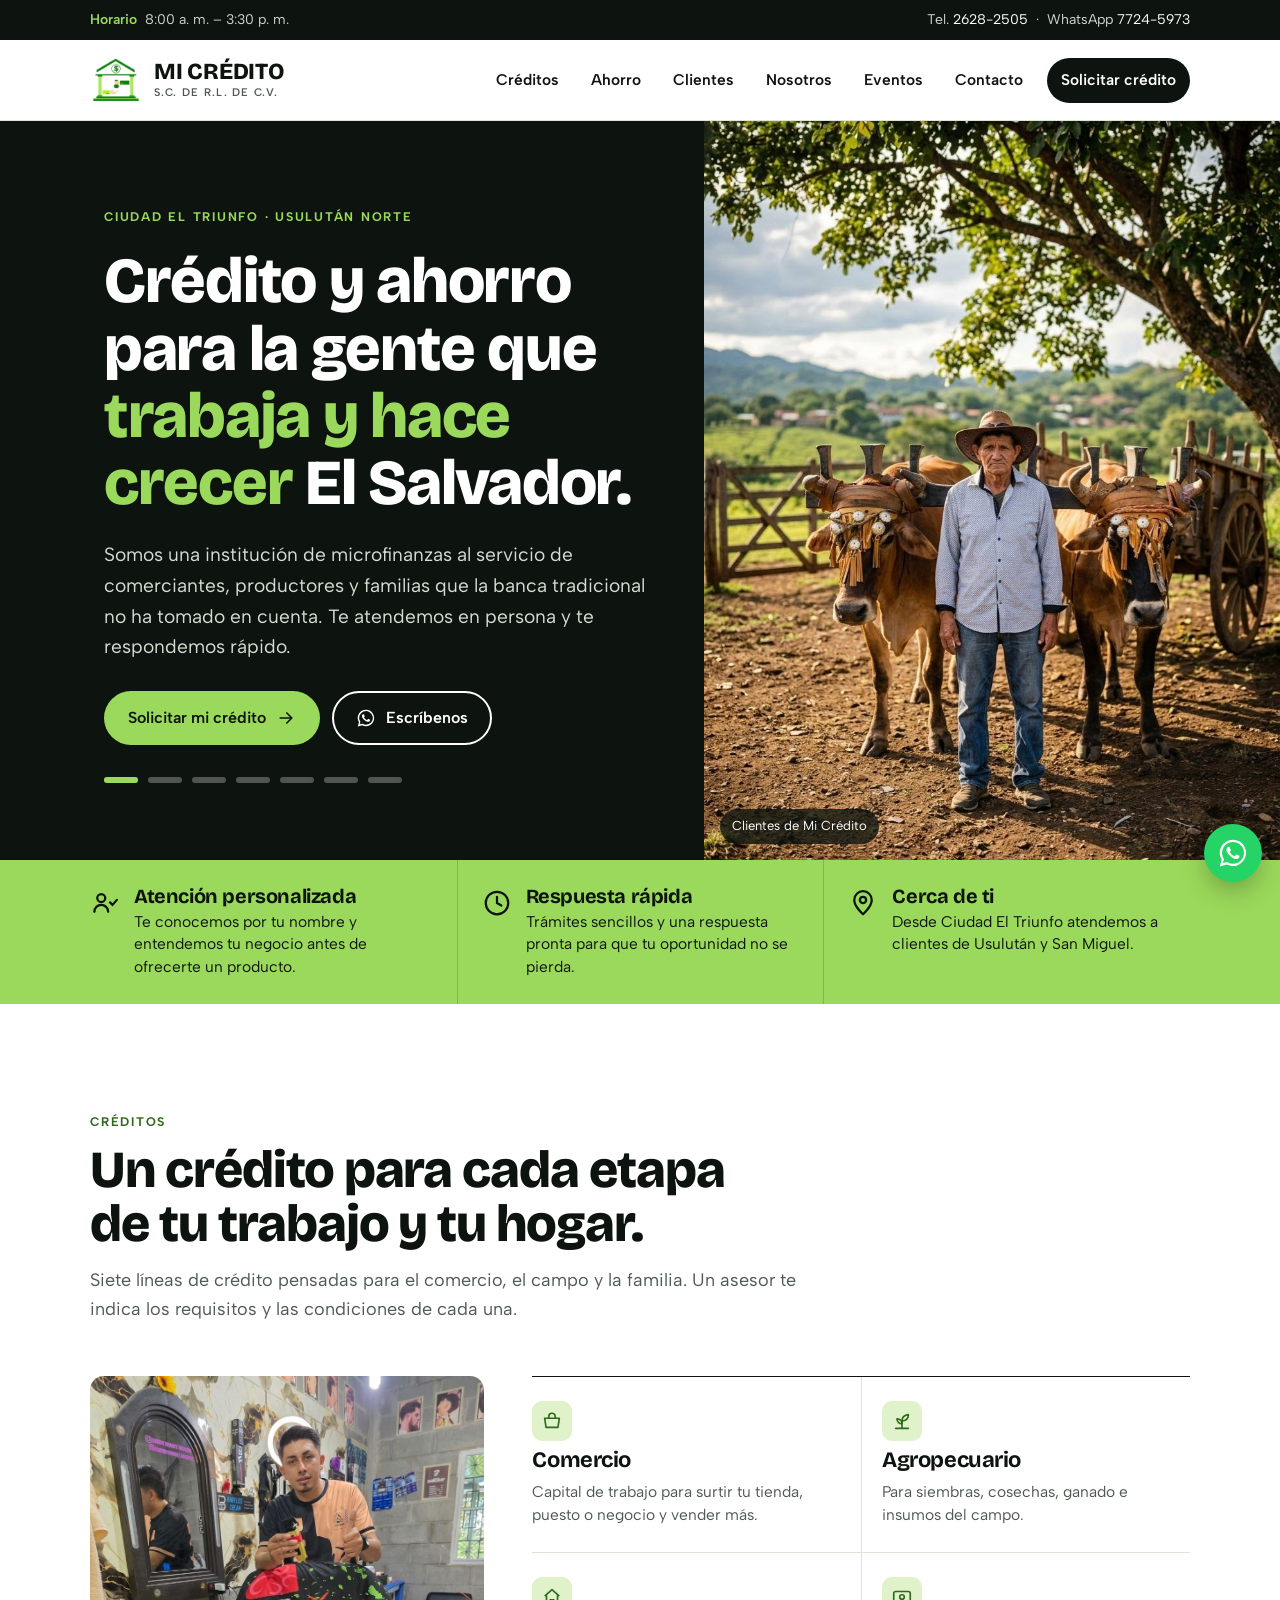
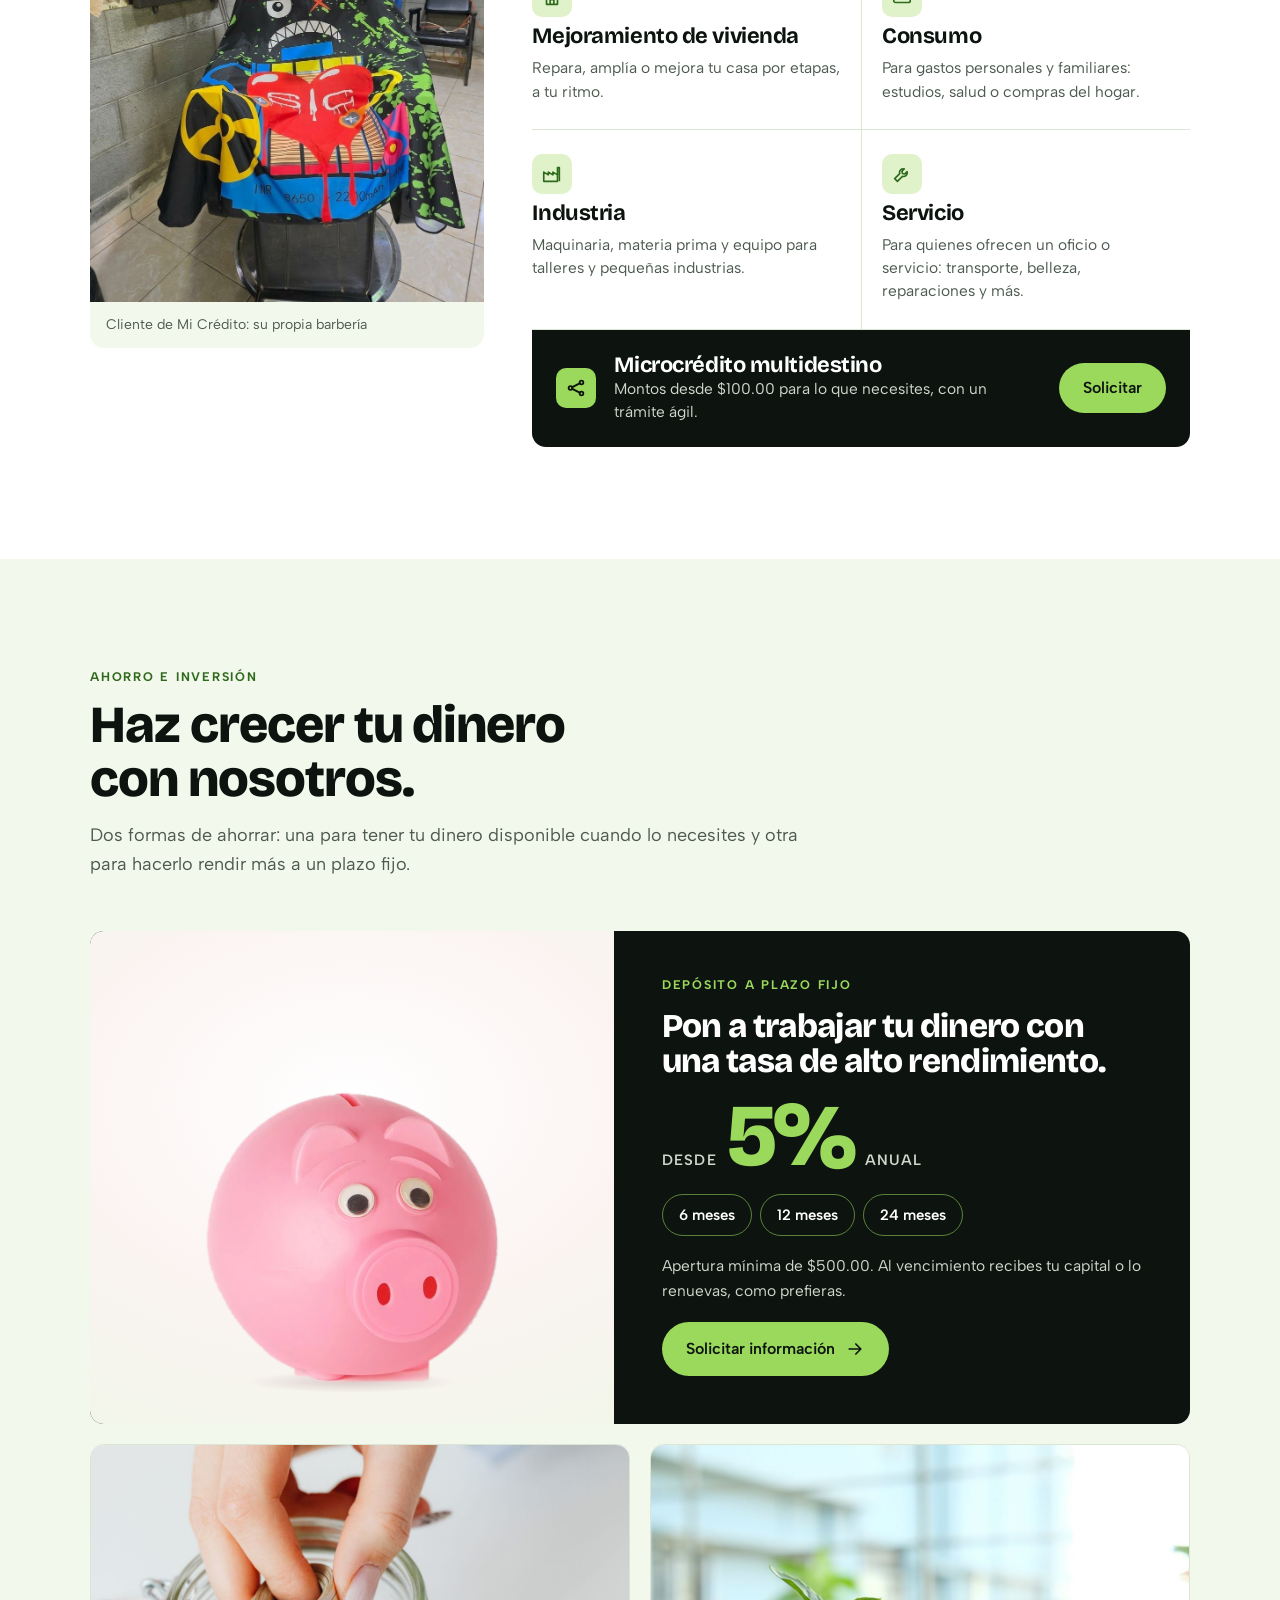
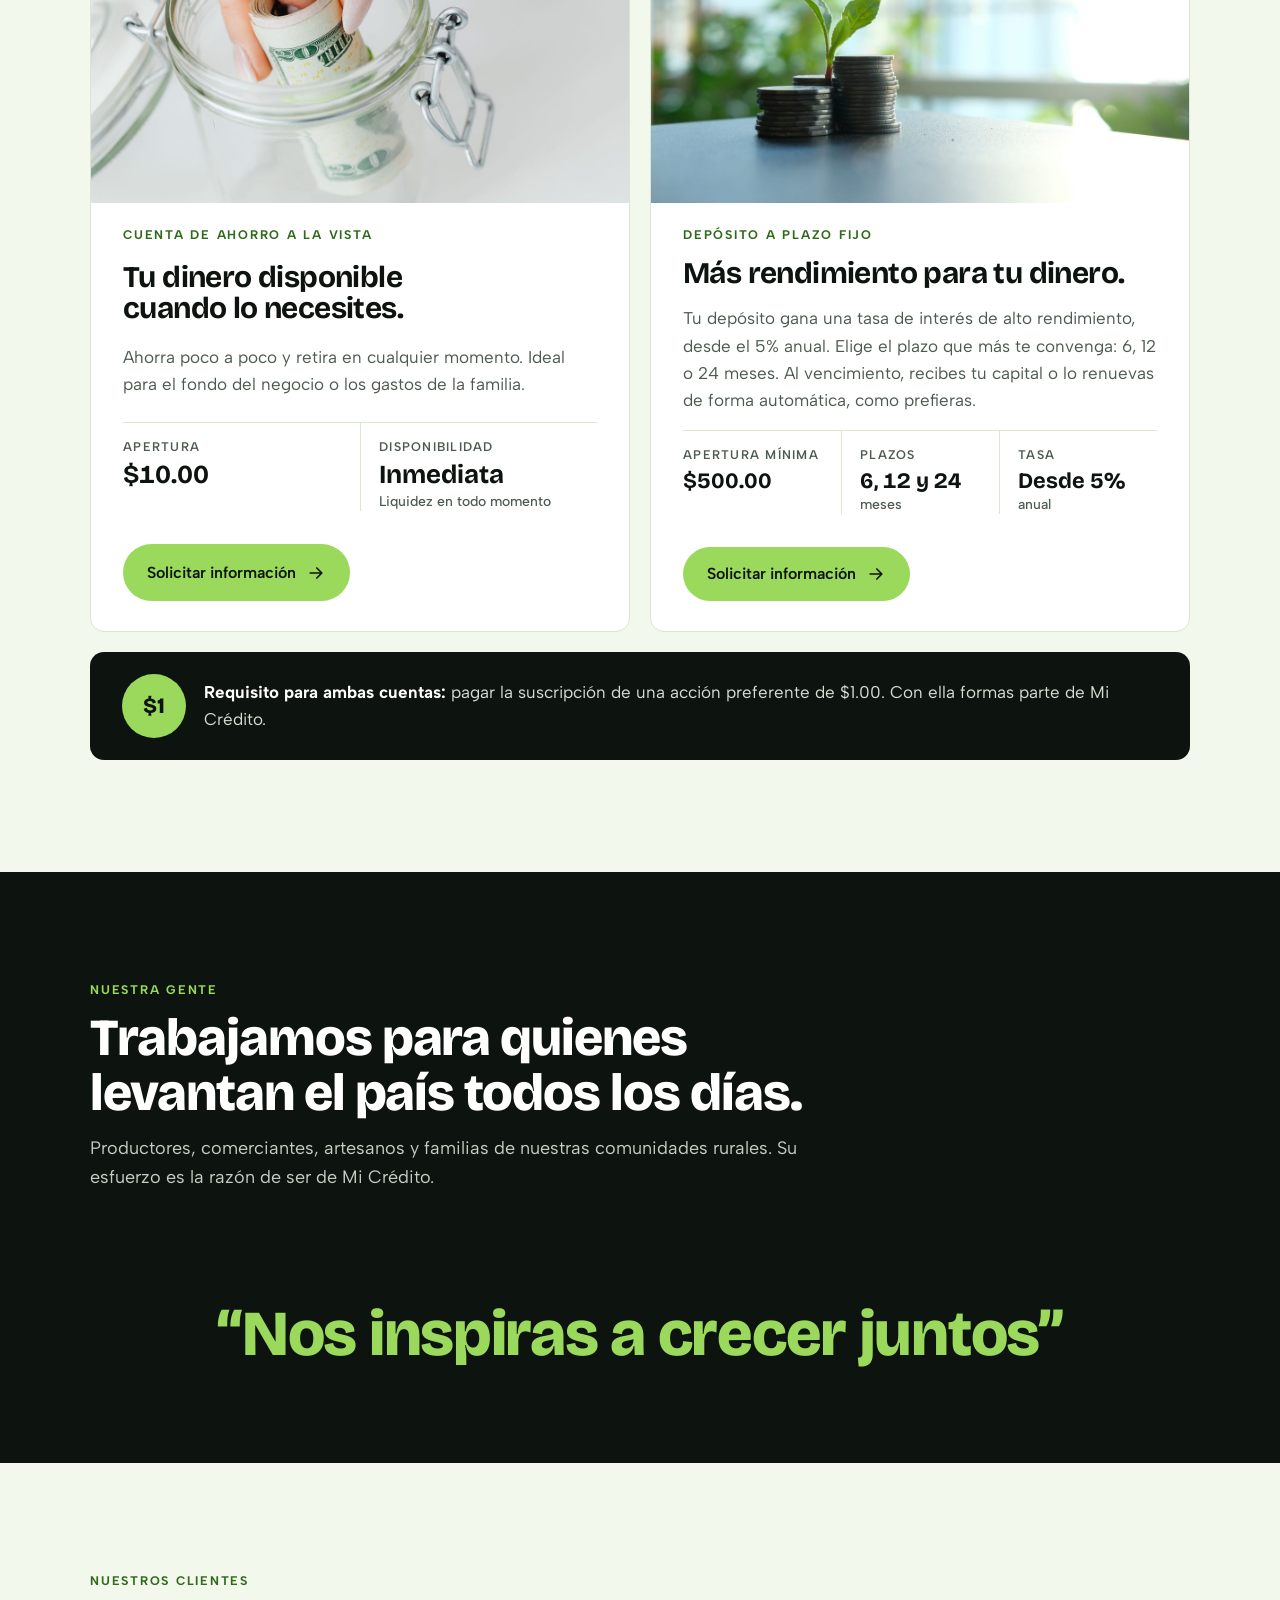
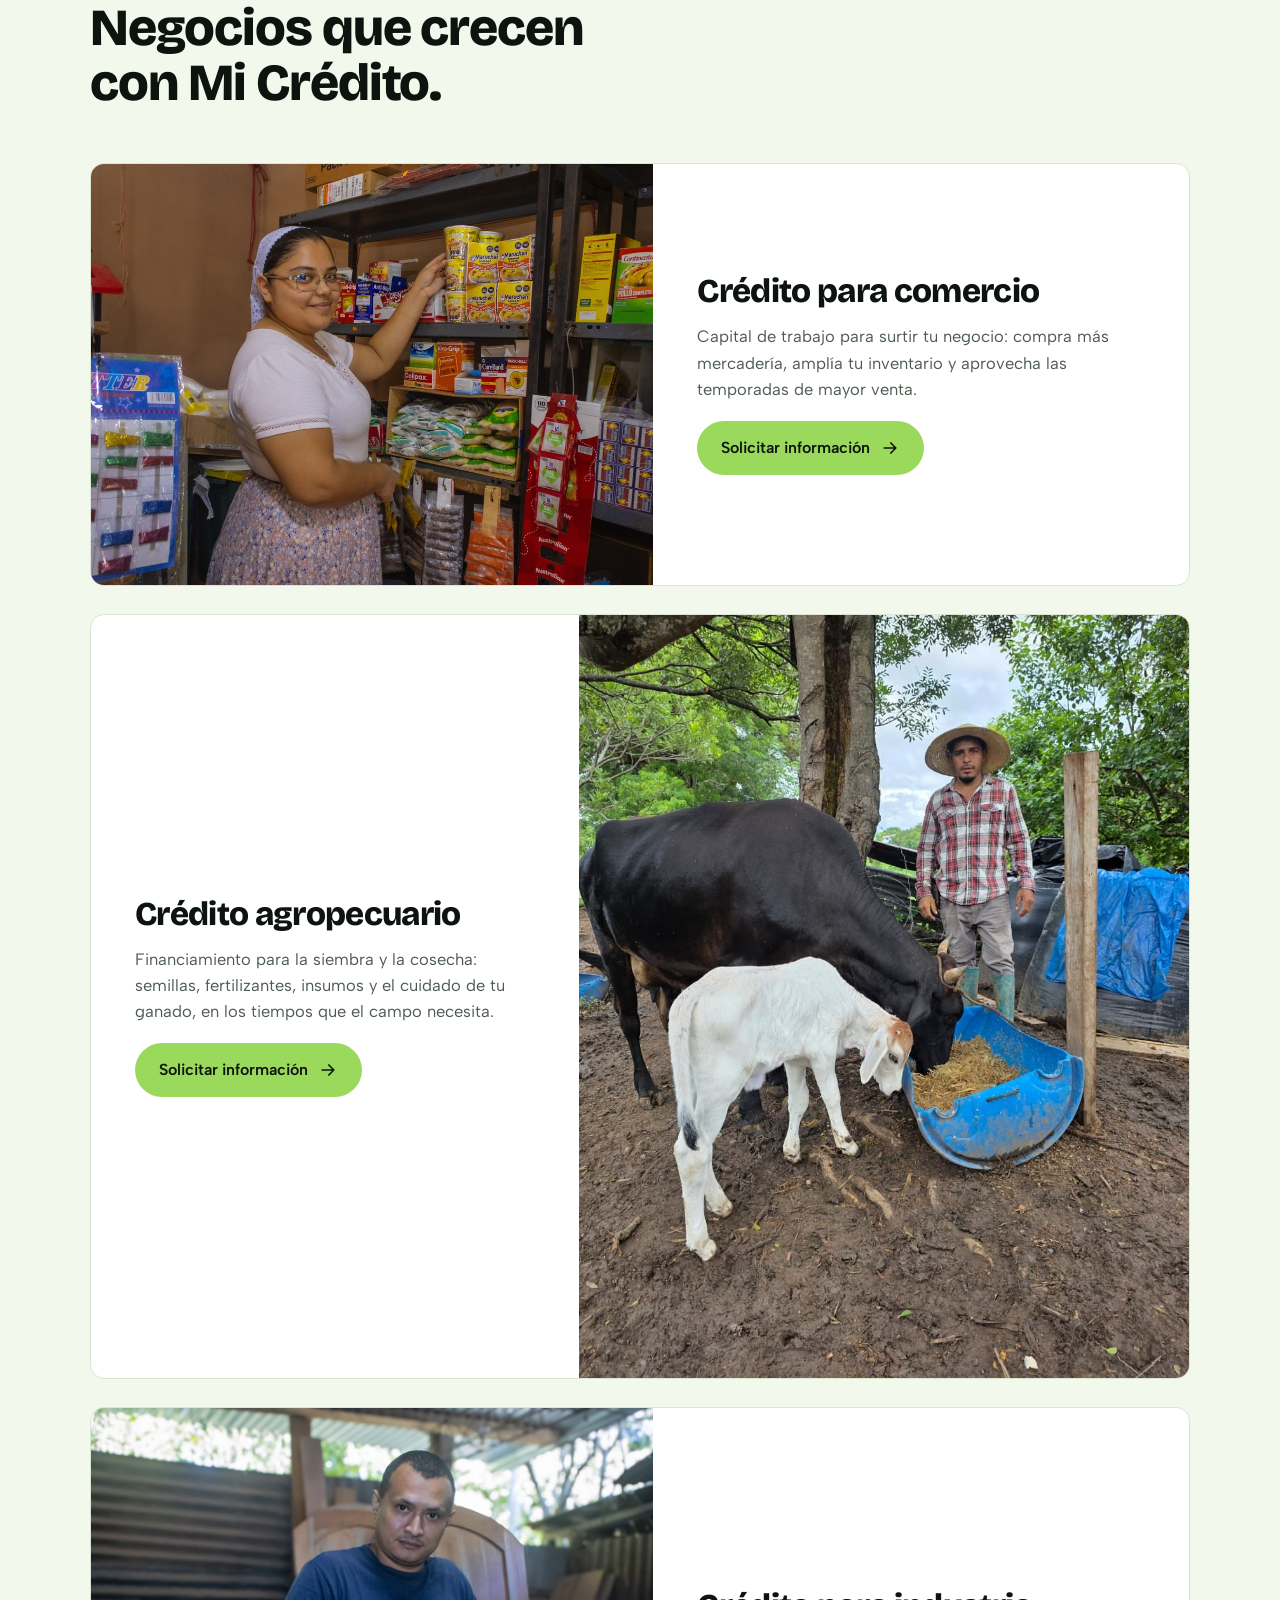
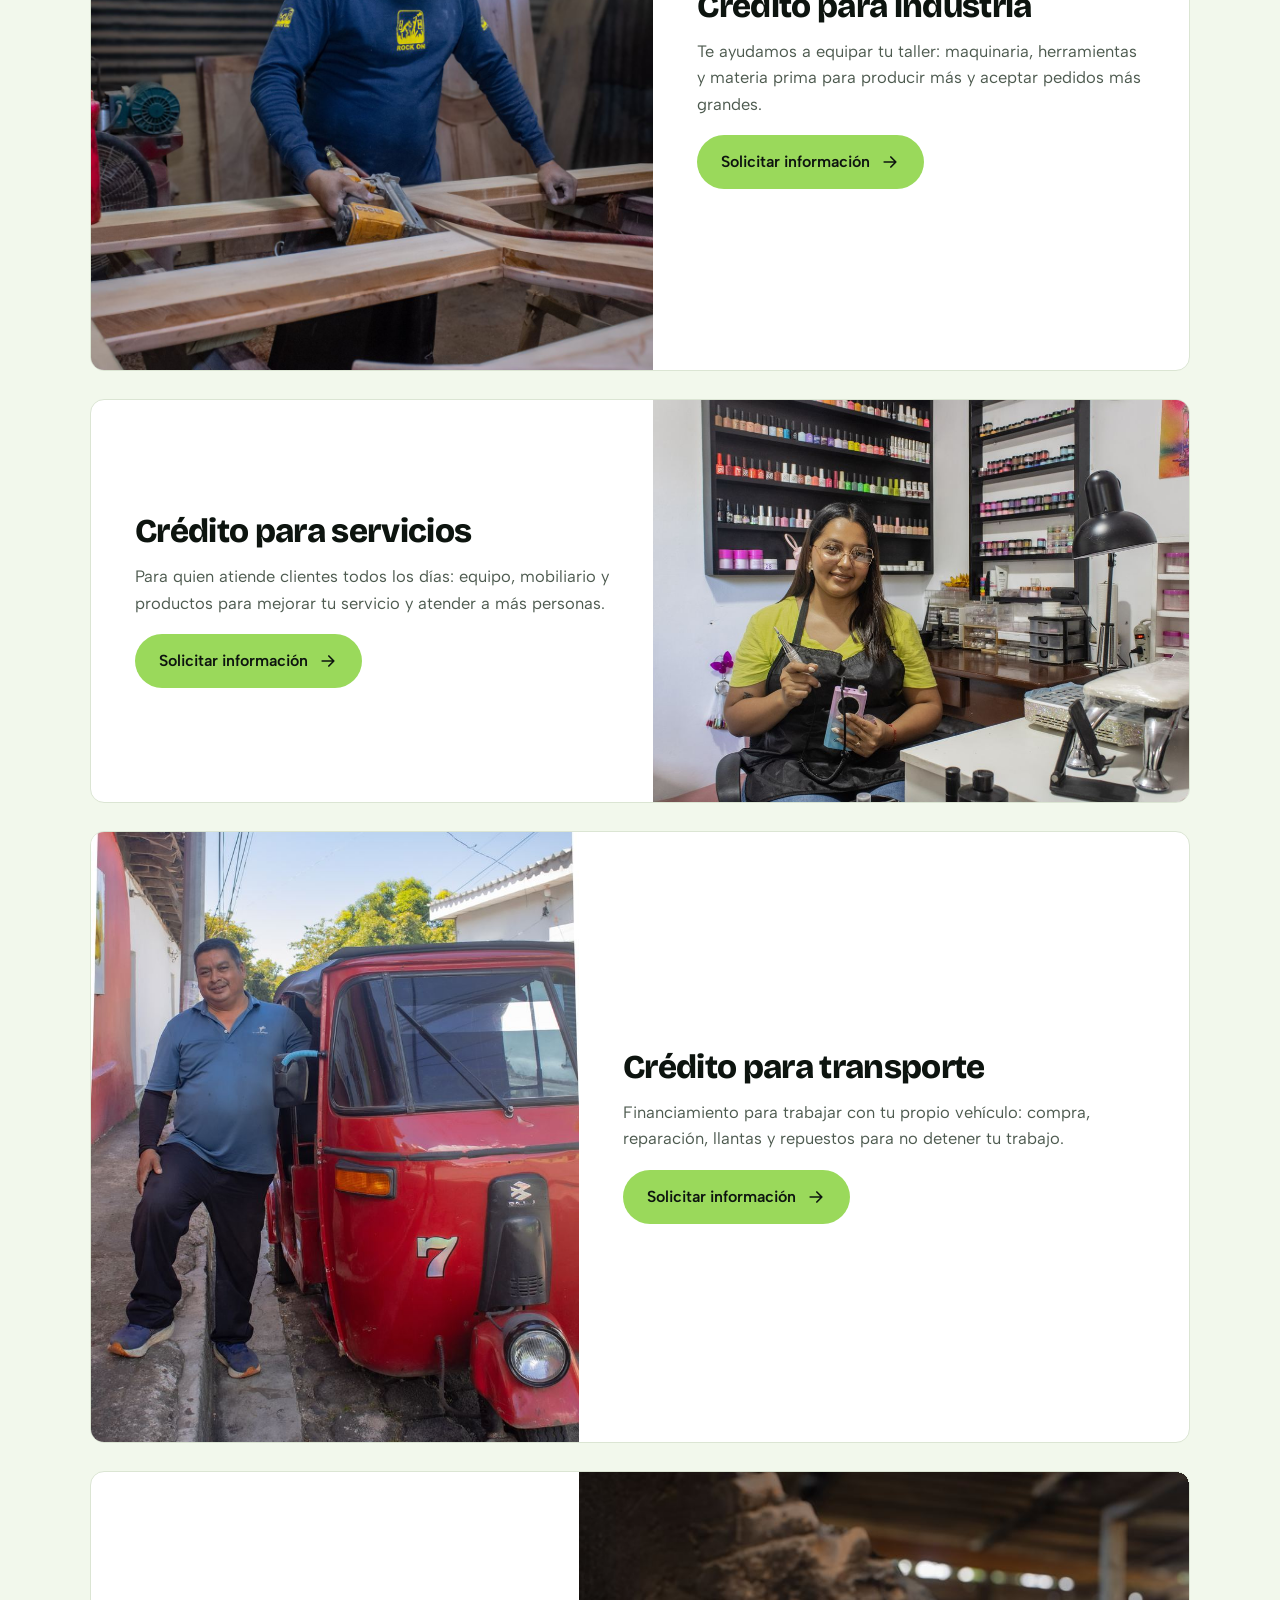
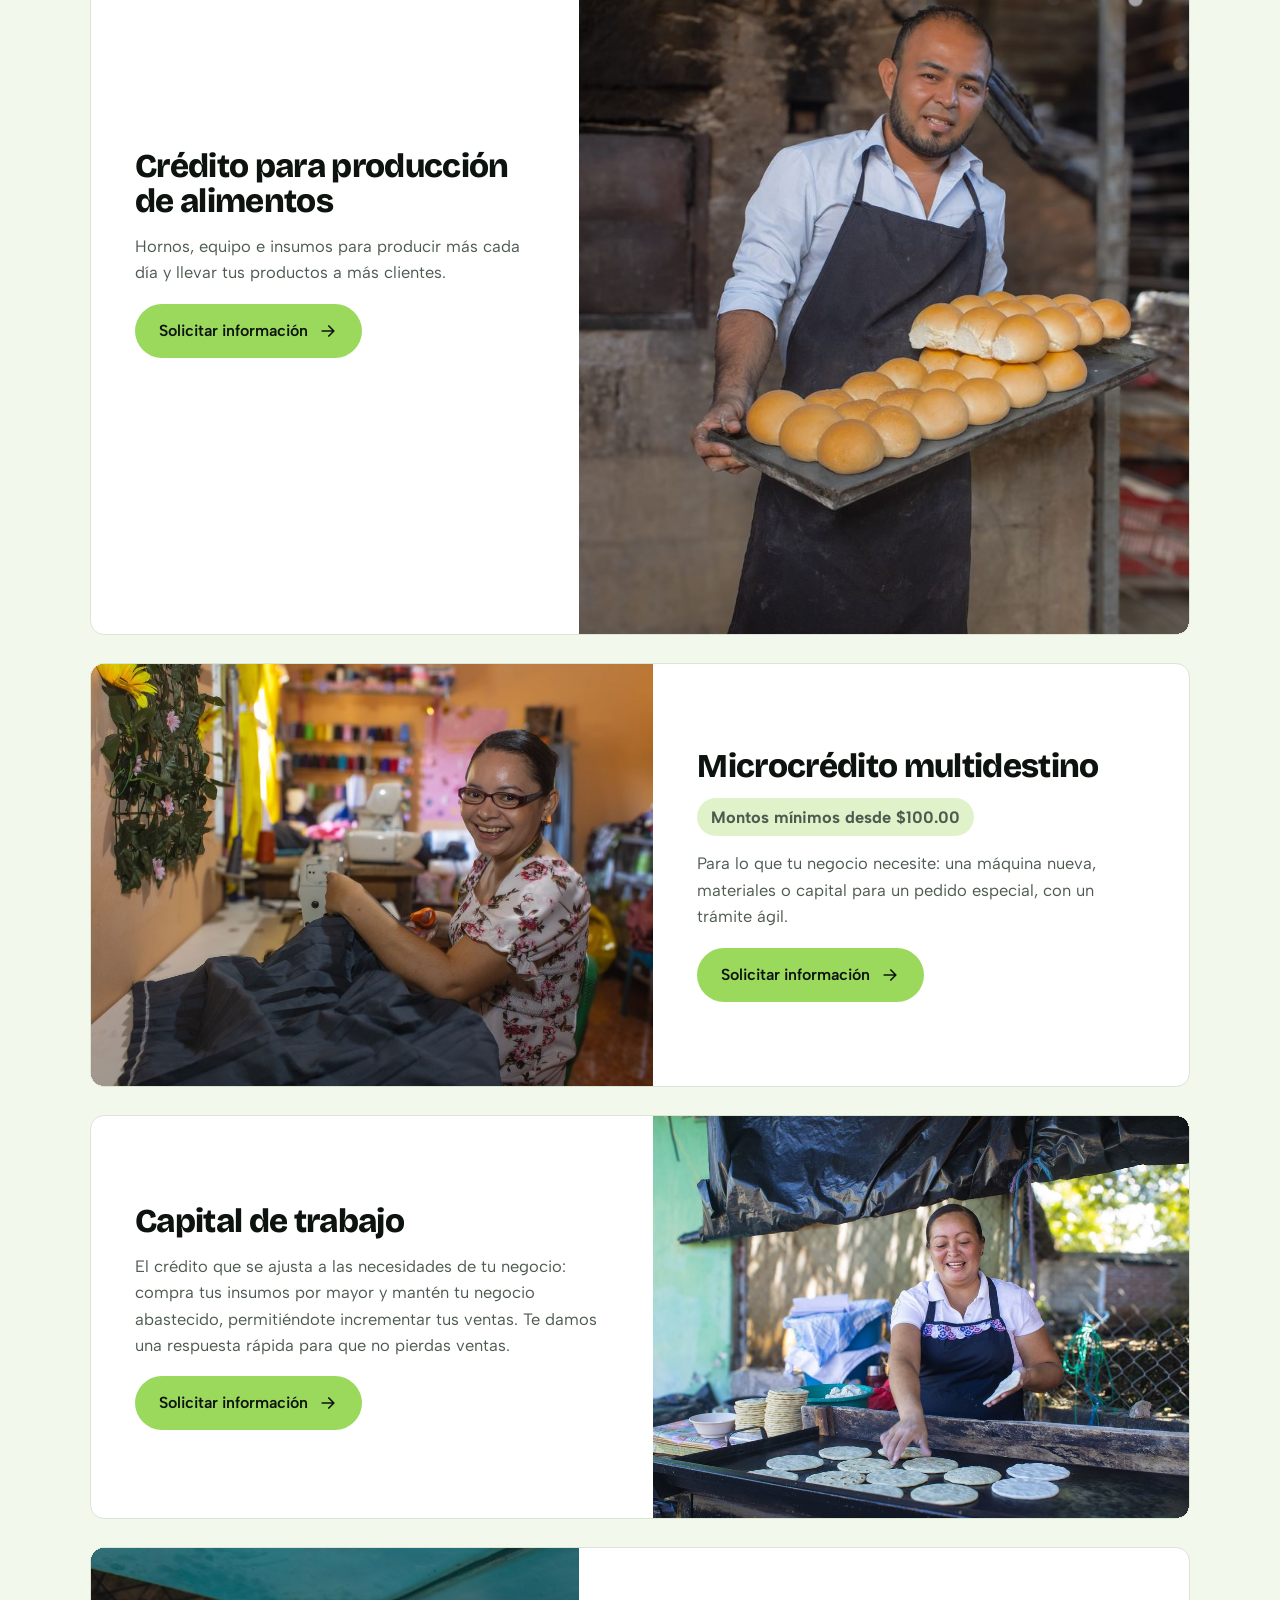
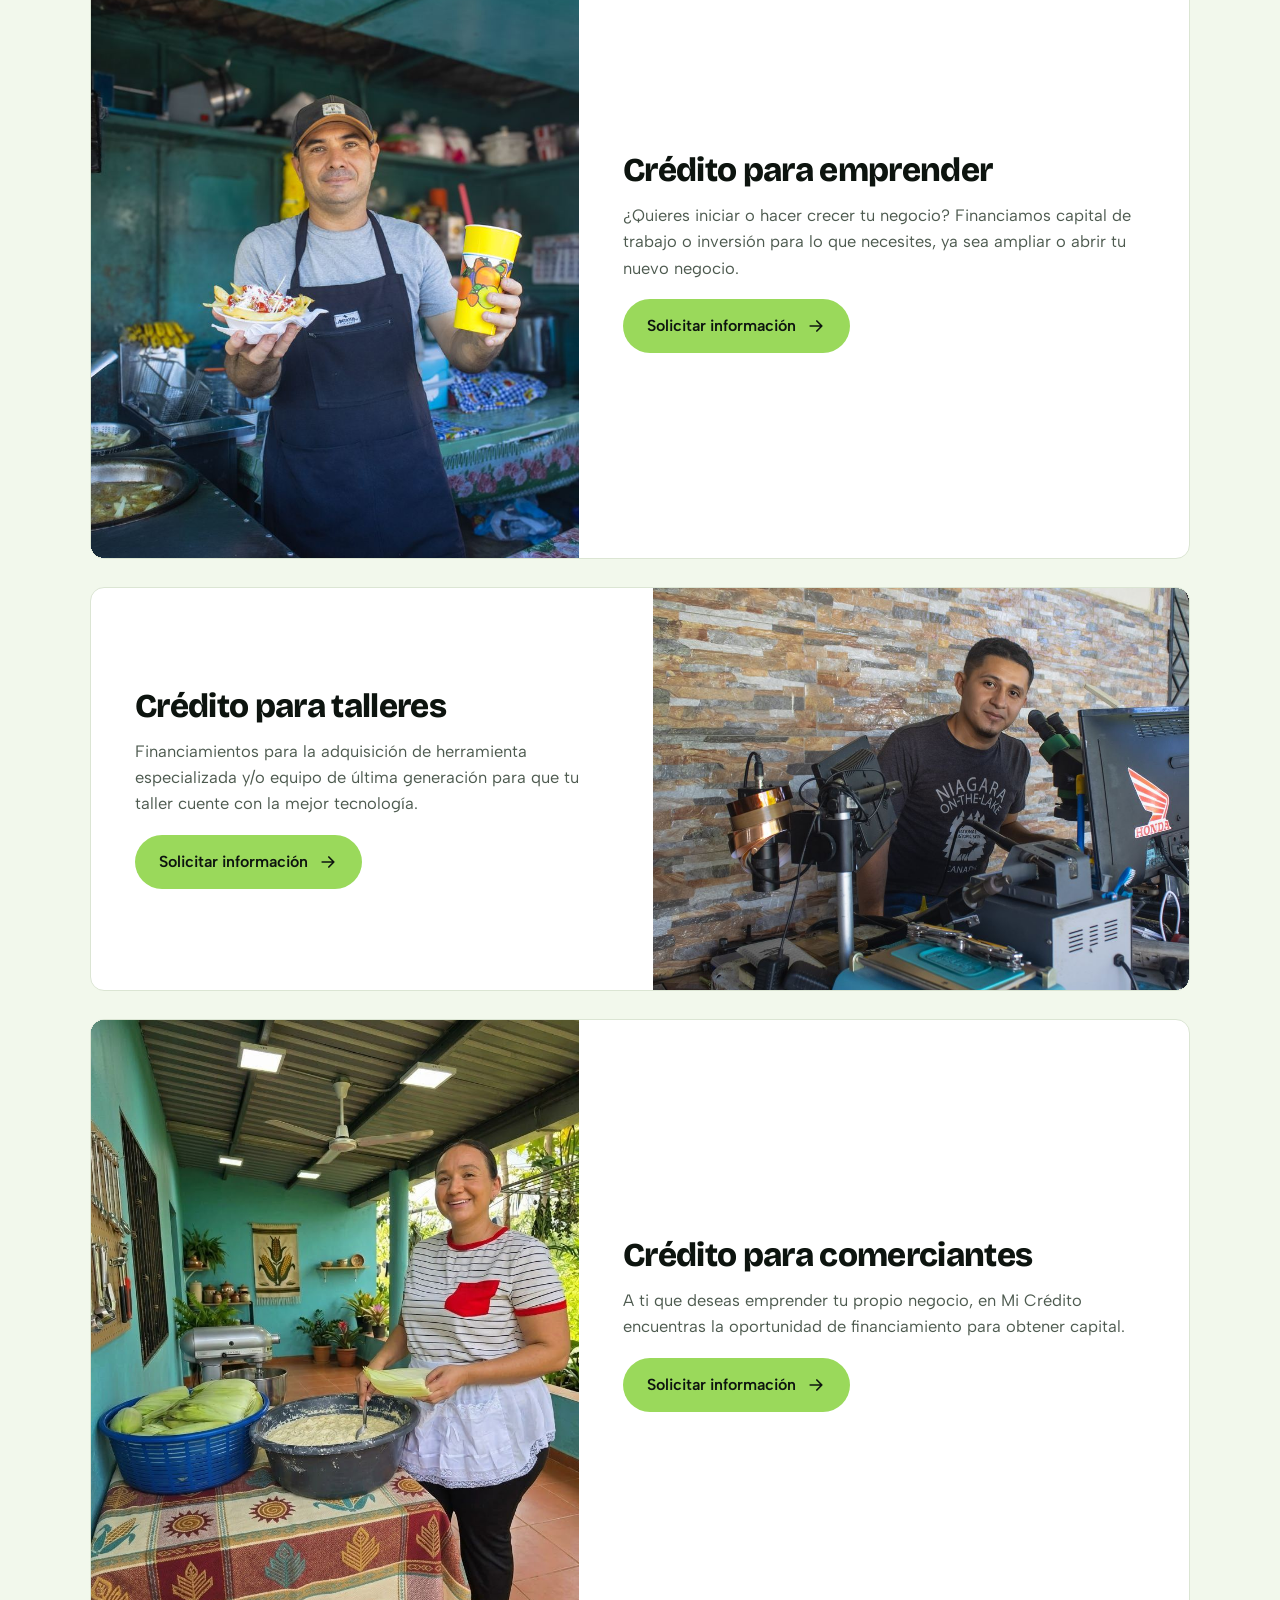
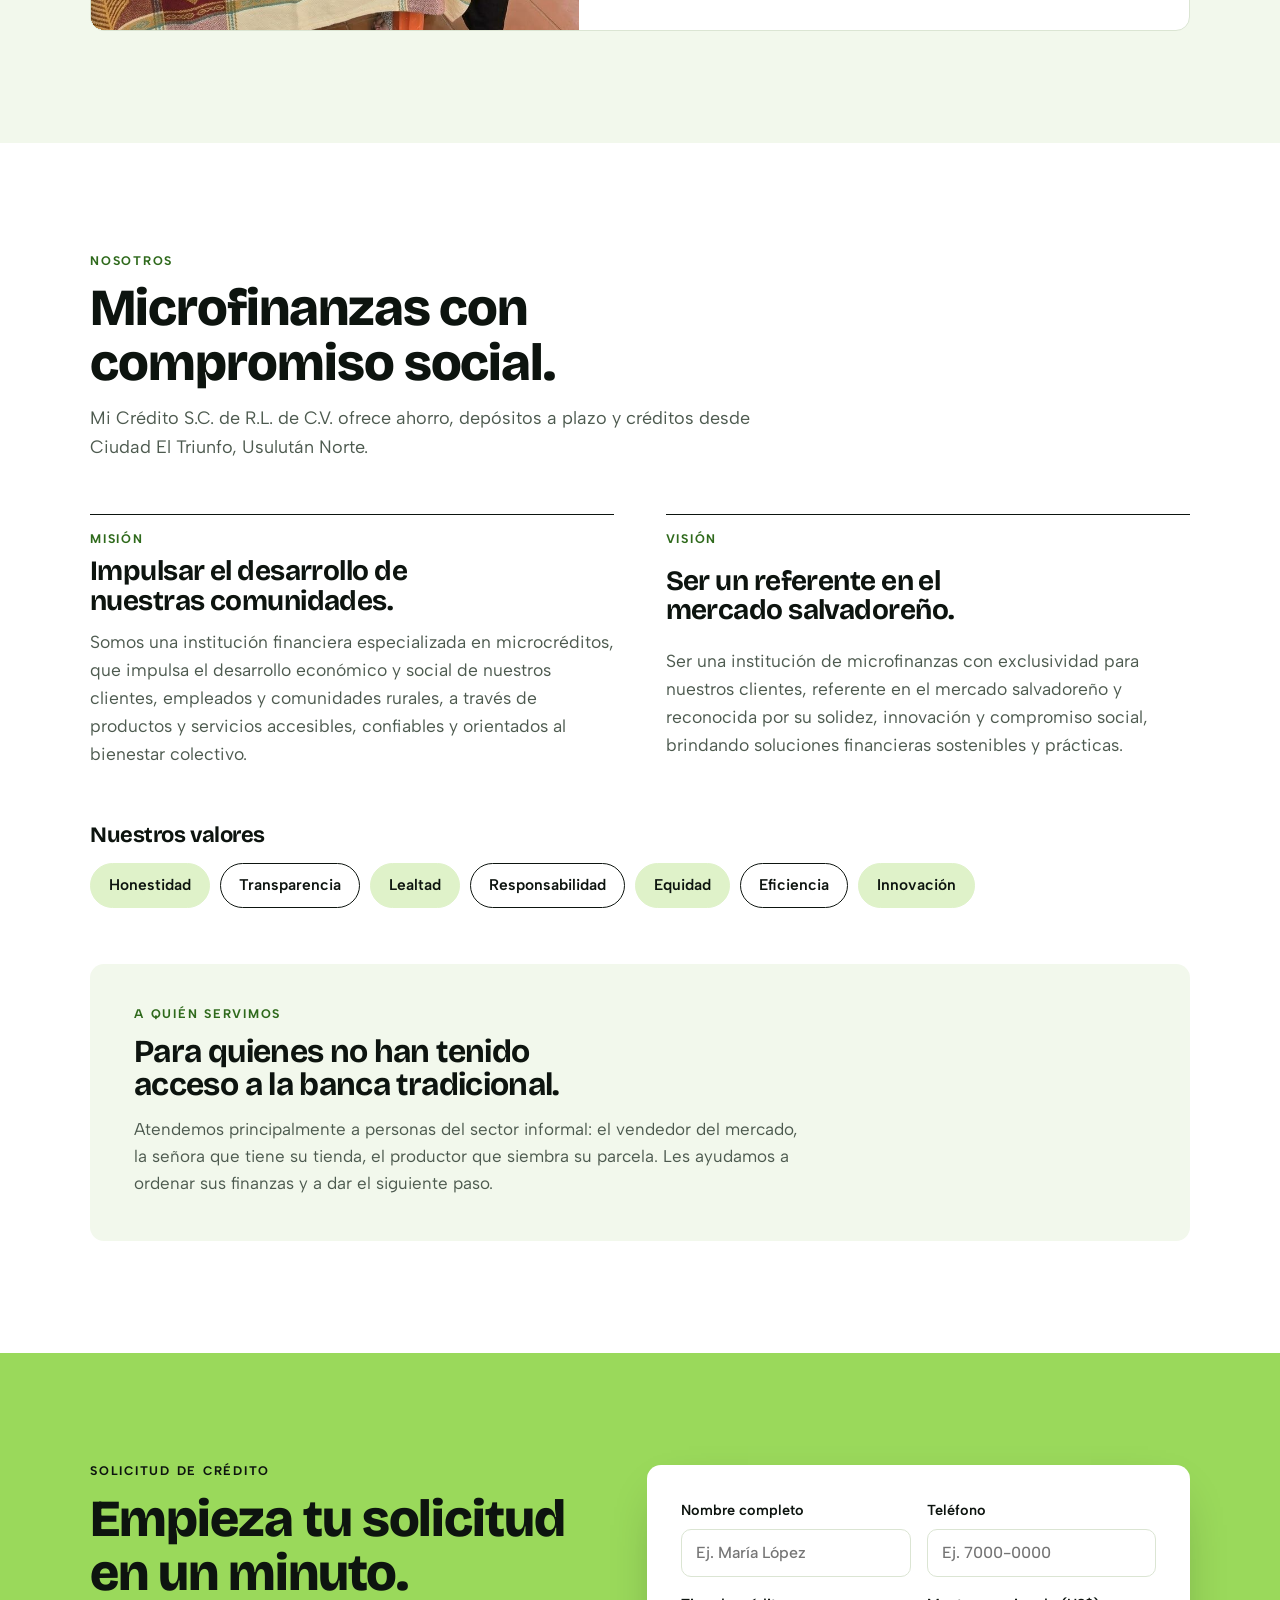
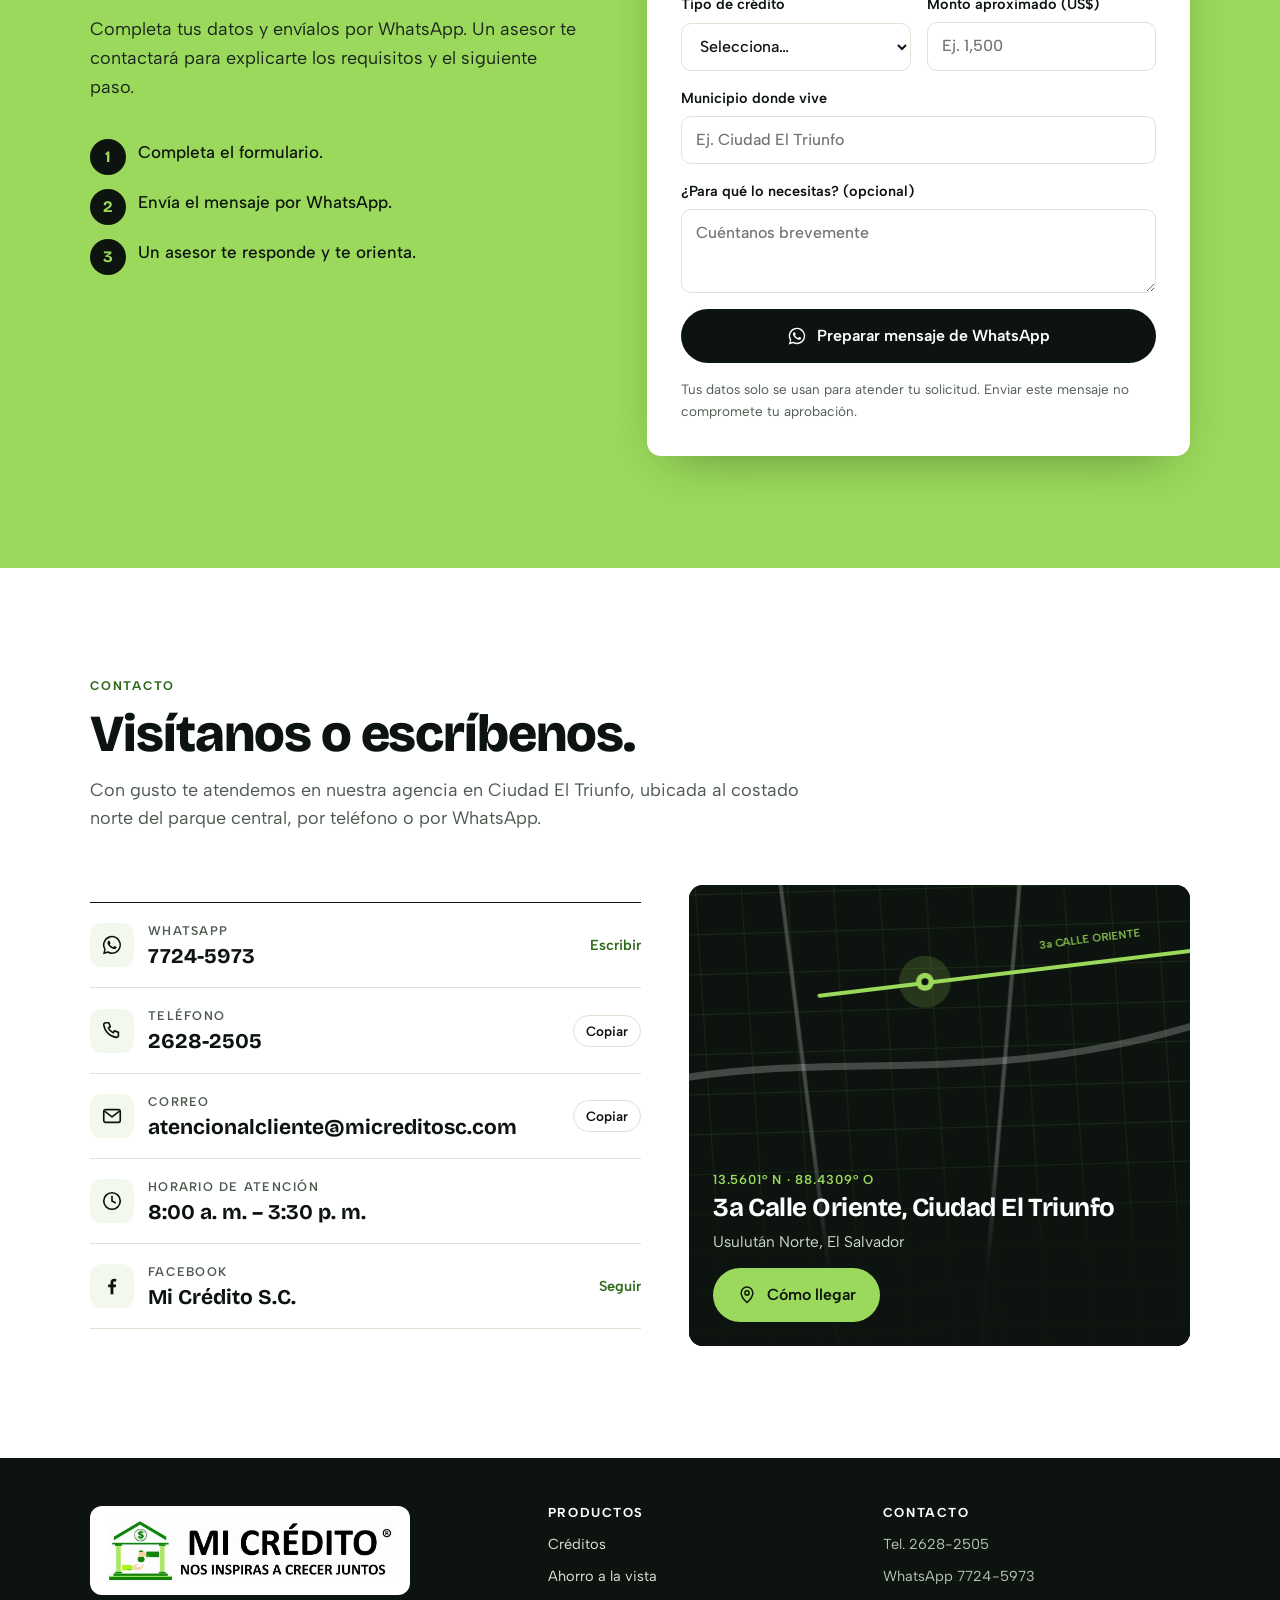
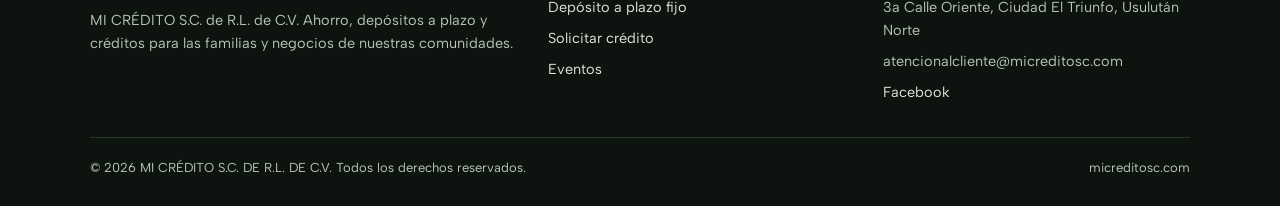
<file: index.html>
<!doctype html><html lang="es"><head><meta charset="utf-8"><meta name="viewport" content="width=device-width, initial-scale=1, viewport-fit=cover">
<title>Mi Crédito S.C.</title>
<meta name="description" content="Mi Crédito S.C. — créditos, ahorro y depósitos a plazo en Ciudad El Triunfo, Usulután Norte. Atención personalizada y respuesta rápida.">
<link rel="icon" type="image/png" href="favicon.png">
<link rel="apple-touch-icon" href="apple-touch-icon.png">
<link rel="canonical" href="https://micreditosc.com/">
<meta property="og:type" content="website">
<meta property="og:url" content="https://micreditosc.com/">
<meta property="og:title" content="Mi Crédito S.C. | Créditos y ahorro en Ciudad El Triunfo">
<meta property="og:description" content="Créditos, ahorro y depósitos a plazo en Ciudad El Triunfo, Usulután Norte. Atención personalizada y respuesta rápida.">
<meta property="og:image" content="https://micreditosc.com/img/cliente-carreta-retrato.jpg">
<meta property="og:locale" content="es_SV">
<link rel="preconnect" href="https://fonts.googleapis.com">
<link rel="preconnect" href="https://fonts.gstatic.com" crossorigin>
<link rel="stylesheet" href="https://fonts.googleapis.com/css2?family=Bricolage+Grotesque:opsz,wght@12..96,500;12..96,700;12..96,800&family=Albert+Sans:wght@400;500;600;700&display=swap">
<link rel="stylesheet" href="css/sitio.css">
</head><body>

<!-- ===== Íconos reutilizables ===== -->
<svg width="0" height="0" style="position:absolute" aria-hidden="true">
  <defs>
    <symbol id="i-wa" viewBox="0 0 24 24"><path fill="currentColor" d="M12.04 2a9.9 9.9 0 0 0-8.5 15l-1.4 5.1 5.2-1.4A9.9 9.9 0 1 0 12.04 2Zm0 18.1a8.2 8.2 0 0 1-4.2-1.15l-.3-.18-3.1.8.83-3-.2-.31a8.2 8.2 0 1 1 6.97 3.84Zm4.5-6.14c-.25-.12-1.46-.72-1.69-.8-.23-.08-.39-.12-.55.12-.16.25-.63.8-.78.97-.14.16-.29.18-.53.06a6.7 6.7 0 0 1-3.34-2.92c-.25-.43.25-.4.72-1.34.08-.16.04-.3-.02-.43-.06-.12-.55-1.33-.76-1.82-.2-.48-.4-.41-.55-.42h-.47a.9.9 0 0 0-.65.3 2.7 2.7 0 0 0-.85 2.02 4.7 4.7 0 0 0 .99 2.5 10.8 10.8 0 0 0 4.13 3.65c1.54.66 2.14.72 2.91.6.47-.07 1.46-.6 1.66-1.17.2-.58.2-1.07.15-1.17-.06-.11-.22-.17-.47-.29Z"/></symbol>
    <symbol id="i-phone" viewBox="0 0 24 24"><path fill="none" stroke="currentColor" stroke-width="1.8" stroke-linecap="round" stroke-linejoin="round" d="M5 3h3.5l1.7 4.3-2.2 1.4a11 11 0 0 0 5.3 5.3l1.4-2.2L19 13.5V17a2 2 0 0 1-2.2 2A16 16 0 0 1 3 5.2 2 2 0 0 1 5 3Z"/></symbol>
    <symbol id="i-mail" viewBox="0 0 24 24"><g fill="none" stroke="currentColor" stroke-width="1.8" stroke-linejoin="round"><rect x="3" y="5" width="18" height="14" rx="2"/><path d="m3.5 6.5 8.5 6.5 8.5-6.5"/></g></symbol>
    <symbol id="i-clock" viewBox="0 0 24 24"><g fill="none" stroke="currentColor" stroke-width="1.8" stroke-linecap="round"><circle cx="12" cy="12" r="9"/><path d="M12 7v5l3.5 2"/></g></symbol>
    <symbol id="i-pin" viewBox="0 0 24 24"><g fill="none" stroke="currentColor" stroke-width="1.8" stroke-linejoin="round"><path d="M12 21s-7-6.2-7-11.5a7 7 0 0 1 14 0C19 14.8 12 21 12 21Z"/><circle cx="12" cy="9.5" r="2.5"/></g></symbol>
    <symbol id="i-fb" viewBox="0 0 24 24"><path fill="currentColor" d="M13.5 21v-7.6h2.6l.4-3h-3V8.5c0-.87.25-1.46 1.5-1.46h1.6V4.36A21 21 0 0 0 14.3 4.2c-2.3 0-3.9 1.4-3.9 4v2.2H7.8v3h2.6V21h3.1Z"/></symbol>
    <symbol id="i-arrow" viewBox="0 0 24 24"><path fill="none" stroke="currentColor" stroke-width="2" stroke-linecap="round" stroke-linejoin="round" d="M5 12h14m-6-6 6 6-6 6"/></symbol>
  </defs>
</svg>

<div class="topbar">
  <div class="wrap">
    <span><b>Horario</b> &nbsp;8:00 a. m. – 3:30 p. m.</span>
    <span>Tel. <a href="tel:+50326282505">2628-2505</a> &nbsp;·&nbsp; WhatsApp <a href="https://wa.me/50377245973" target="_blank" rel="noopener">7724-5973</a></span>
  </div>
</div>

<header class="site">
  <div class="wrap">
    <a class="brand" href="#inicio" aria-label="Mi Crédito S.C., ir al inicio">
      <img class="mark" src="img/logo-icono.png" alt="" width="52" height="52">
      <span class="brand-name">Mi Crédito<small>S.C. de R.L. de C.V.</small></span>
    </a>
    <button class="menu-btn" id="menuBtn" aria-expanded="false" aria-controls="mainNav">Menú</button>
    <nav class="main" id="mainNav">
      <ul>
        <li><a href="#creditos">Créditos</a></li>
        <li><a href="#ahorro">Ahorro</a></li>
        <li><a href="#clientes">Clientes</a></li>
        <li><a href="#nosotros">Nosotros</a></li>
        <li><a href="/eventos">Eventos</a></li>
        <li><a href="#contacto">Contacto</a></li>
        <li><a class="cta" href="#solicitud">Solicitar crédito</a></li>
      </ul>
    </nav>
  </div>
</header>

<main id="inicio">

  <!-- Héroe -->
  <section class="hero" style="padding:0" aria-labelledby="hero-title" aria-roledescription="carrusel">
    <div class="hero-copy on-dark">
      <div class="hero-texts">
        <div class="hero-text is-active" data-slide="0">
          <span class="eyebrow">Ciudad El Triunfo · Usulután Norte</span>
          <h1 id="hero-title" class="hero-title">Crédito y ahorro para la gente que <em>trabaja y hace crecer</em> El Salvador.</h1>
          <p class="lead">Somos una institución de microfinanzas al servicio de comerciantes, productores y familias que la banca tradicional no ha tomado en cuenta. Te atendemos en persona y te respondemos rápido.</p>
          <div class="actions">
            <a class="btn btn-leaf" href="#solicitud">Solicitar mi crédito <svg aria-hidden="true"><use href="#i-arrow"/></svg></a>
            <a class="btn btn-ghost" href="https://wa.me/50377245973" target="_blank" rel="noopener"><svg aria-hidden="true"><use href="#i-wa"/></svg> Escríbenos</a>
          </div>
        </div>
        <div class="hero-text" data-slide="1" aria-hidden="true">
          <span class="eyebrow">Crédito agropecuario</span>
          <h2 class="hero-title">Impulsamos el <em>campo salvadoreño</em>.</h2>
          <p class="lead">Financiamiento para la siembra, la cosecha y el cuidado de tu ganado, en los tiempos que el campo necesita.</p>
          <div class="actions">
            <a class="btn btn-leaf" href="https://wa.me/50377245973?text=Hola%2C%20Mi%20Cr%C3%A9dito.%20Quiero%20informaci%C3%B3n%20sobre%20el%20cr%C3%A9dito%20de%20agropecuario." target="_blank" rel="noopener">Solicitar información <svg aria-hidden="true"><use href="#i-arrow"/></svg></a>
            <a class="btn btn-ghost" href="https://wa.me/50377245973" target="_blank" rel="noopener"><svg aria-hidden="true"><use href="#i-wa"/></svg> Escríbenos</a>
          </div>
        </div>
        <div class="hero-text" data-slide="2" aria-hidden="true">
          <span class="eyebrow">Crédito para comercio</span>
          <h2 class="hero-title">Tu negocio, <em>siempre surtido</em>.</h2>
          <p class="lead">Capital de trabajo para comprar más mercadería, ampliar tu inventario y vender más.</p>
          <div class="actions">
            <a class="btn btn-leaf" href="https://wa.me/50377245973?text=Hola%2C%20Mi%20Cr%C3%A9dito.%20Quiero%20informaci%C3%B3n%20sobre%20el%20cr%C3%A9dito%20de%20comercio." target="_blank" rel="noopener">Solicitar información <svg aria-hidden="true"><use href="#i-arrow"/></svg></a>
            <a class="btn btn-ghost" href="https://wa.me/50377245973" target="_blank" rel="noopener"><svg aria-hidden="true"><use href="#i-wa"/></svg> Escríbenos</a>
          </div>
        </div>
        <div class="hero-text" data-slide="3" aria-hidden="true">
          <span class="eyebrow">Microcrédito multidestino</span>
          <h2 class="hero-title">Desde <em>$100.00</em> para lo que tu negocio necesite.</h2>
          <p class="lead">Una máquina nueva, materiales o capital para un pedido especial, con un trámite ágil.</p>
          <div class="actions">
            <a class="btn btn-leaf" href="https://wa.me/50377245973?text=Hola%2C%20Mi%20Cr%C3%A9dito.%20Quiero%20informaci%C3%B3n%20sobre%20el%20cr%C3%A9dito%20de%20microcr%C3%A9dito%20multidestino." target="_blank" rel="noopener">Solicitar información <svg aria-hidden="true"><use href="#i-arrow"/></svg></a>
            <a class="btn btn-ghost" href="https://wa.me/50377245973" target="_blank" rel="noopener"><svg aria-hidden="true"><use href="#i-wa"/></svg> Escríbenos</a>
          </div>
        </div>
        <div class="hero-text" data-slide="4" aria-hidden="true">
          <span class="eyebrow">Crédito para emprender</span>
          <h2 class="hero-title">Abre o amplía <em>tu propio negocio</em>.</h2>
          <p class="lead">Financiamos capital de trabajo o inversión para lo que necesites.</p>
          <div class="actions">
            <a class="btn btn-leaf" href="https://wa.me/50377245973?text=Hola%2C%20Mi%20Cr%C3%A9dito.%20Quiero%20informaci%C3%B3n%20sobre%20el%20cr%C3%A9dito%20de%20emprendimiento." target="_blank" rel="noopener">Solicitar información <svg aria-hidden="true"><use href="#i-arrow"/></svg></a>
            <a class="btn btn-ghost" href="https://wa.me/50377245973" target="_blank" rel="noopener"><svg aria-hidden="true"><use href="#i-wa"/></svg> Escríbenos</a>
          </div>
        </div>
        <div class="hero-text" data-slide="5" aria-hidden="true">
          <span class="eyebrow">Crédito para comerciantes</span>
          <h2 class="hero-title">Capital para que <em>tu venta no pare</em>.</h2>
          <p class="lead">Financiamiento para comprar tus insumos y vender más cada día.</p>
          <div class="actions">
            <a class="btn btn-leaf" href="https://wa.me/50377245973?text=Hola%2C%20Mi%20Cr%C3%A9dito.%20Quiero%20informaci%C3%B3n%20sobre%20el%20cr%C3%A9dito%20de%20comerciantes." target="_blank" rel="noopener">Solicitar información <svg aria-hidden="true"><use href="#i-arrow"/></svg></a>
            <a class="btn btn-ghost" href="https://wa.me/50377245973" target="_blank" rel="noopener"><svg aria-hidden="true"><use href="#i-wa"/></svg> Escríbenos</a>
          </div>
        </div>
        <div class="hero-text" data-slide="6" aria-hidden="true">
          <span class="eyebrow">Capital de trabajo</span>
          <h2 class="hero-title">Una respuesta rápida para que <em>no pierdas ventas</em>.</h2>
          <p class="lead">Compra tus insumos por mayor y mantén tu negocio abastecido.</p>
          <div class="actions">
            <a class="btn btn-leaf" href="https://wa.me/50377245973?text=Hola%2C%20Mi%20Cr%C3%A9dito.%20Quiero%20informaci%C3%B3n%20sobre%20el%20cr%C3%A9dito%20de%20capital%20de%20trabajo." target="_blank" rel="noopener">Solicitar información <svg aria-hidden="true"><use href="#i-arrow"/></svg></a>
            <a class="btn btn-ghost" href="https://wa.me/50377245973" target="_blank" rel="noopener"><svg aria-hidden="true"><use href="#i-wa"/></svg> Escríbenos</a>
          </div>
        </div>
      </div>
      <div class="hero-dots" role="group" aria-label="Diapositivas"><button type="button" class="hero-dot is-active" data-go="0" aria-label="Ver diapositiva 1 de 7" aria-current="true"></button><button type="button" class="hero-dot" data-go="1" aria-label="Ver diapositiva 2 de 7"></button><button type="button" class="hero-dot" data-go="2" aria-label="Ver diapositiva 3 de 7"></button><button type="button" class="hero-dot" data-go="3" aria-label="Ver diapositiva 4 de 7"></button><button type="button" class="hero-dot" data-go="4" aria-label="Ver diapositiva 5 de 7"></button><button type="button" class="hero-dot" data-go="5" aria-label="Ver diapositiva 6 de 7"></button><button type="button" class="hero-dot" data-go="6" aria-label="Ver diapositiva 7 de 7"></button></div>
    </div>
    <figure class="hero-photo" style="margin:0">
      <div class="hero-slide is-active" data-slide="0" style="--pos:50% 62%"><img src="img/cliente-carreta-retrato.jpg" fetchpriority="high" alt="Cliente de Mi Crédito junto a su yunta de bueyes y su carreta" width="896" height="1195"></div>
      <div class="hero-slide" data-slide="1" style="--pos:38% 68%" aria-hidden="true"><img data-src="img/cliente-milpa.jpg" alt="Clienta de Mi Crédito en su milpa" width="800" height="1200"></div>
      <div class="hero-slide" data-slide="2" style="--pos:38% 50%" aria-hidden="true"><img data-src="img/cliente-tienda.jpg" alt="Clienta de Mi Crédito en su tienda" width="1200" height="800"></div>
      <div class="hero-slide" data-slide="3" style="--pos:72% 50%" aria-hidden="true"><img data-src="img/cliente-costureria.jpg" alt="Clienta de Mi Crédito en su taller de costura" width="1200" height="800"></div>
      <div class="hero-slide" data-slide="4" style="--pos:50% 42%" aria-hidden="true"><img data-src="img/cliente-panaderia.jpg" alt="Cliente de Mi Crédito con pan recién horneado" width="800" height="1200"></div>
      <div class="hero-slide" data-slide="5" style="--pos:50% 50%" aria-hidden="true"><img data-src="img/cliente-tamales.jpg" alt="Clienta de Mi Crédito preparando tamales" width="896" height="1080"></div>
      <div class="hero-slide" data-slide="6" style="--pos:50% 74%" aria-hidden="true"><img data-src="img/cliente-venta.jpg" alt="Clienta de Mi Crédito con su venta de elotes" width="800" height="1200"></div>
      <figcaption>Clientes de Mi Crédito</figcaption>
    </figure>
  </section>

  <!-- Diferenciadores -->
  <div class="pillars">
    <div class="wrap">
      <div class="pillar">
        <svg viewBox="0 0 24 24" aria-hidden="true"><g fill="none" stroke="#0d140f" stroke-width="1.8" stroke-linecap="round"><circle cx="9" cy="8" r="3.2"/><path d="M3.5 19a5.5 5.5 0 0 1 11 0"/><path d="M16 11.5l2 2 3.5-4"/></g></svg>
        <div><h3>Atención personalizada</h3><p>Te conocemos por tu nombre y entendemos tu negocio antes de ofrecerte un producto.</p></div>
      </div>
      <div class="pillar">
        <svg viewBox="0 0 24 24" aria-hidden="true"><use href="#i-clock" style="color:#0d140f"/></svg>
        <div><h3>Respuesta rápida</h3><p>Trámites sencillos y una respuesta pronta para que tu oportunidad no se pierda.</p></div>
      </div>
      <div class="pillar">
        <svg viewBox="0 0 24 24" aria-hidden="true"><use href="#i-pin" style="color:#0d140f"/></svg>
        <div><h3>Cerca de ti</h3><p>Desde Ciudad El Triunfo atendemos a clientes de Usulután y San Miguel.</p></div>
      </div>
    </div>
  </div>

  <!-- Créditos -->
  <section id="creditos" aria-labelledby="cred-title">
    <div class="wrap">
      <div class="sec-head">
        <span class="eyebrow">Créditos</span>
        <h2 id="cred-title">Un crédito para cada etapa de tu trabajo y tu hogar.</h2>
        <p>Siete líneas de crédito pensadas para el comercio, el campo y la familia. Un asesor te indica los requisitos y las condiciones de cada una.</p>
      </div>
      <div class="credits-layout">
        <figure class="credit-photo" style="margin:0">
          <img src="img/cliente-barberia.jpg" alt="Cliente de Mi Crédito en su barbería" width="896" height="1195">
          <figcaption>Cliente de Mi Crédito: su propia barbería</figcaption>
        </figure>
        <div class="credit-list">
          <article class="credit">
            <span class="ic"><svg viewBox="0 0 24 24" aria-hidden="true"><g fill="none" stroke="#2f6a1c" stroke-width="1.8" stroke-linejoin="round"><path d="M4 9h16l-1.5 10h-13Z"/><path d="M8.5 9V7a3.5 3.5 0 0 1 7 0v2"/></g></svg></span>
            <h3>Comercio</h3>
            <p>Capital de trabajo para surtir tu tienda, puesto o negocio y vender más.</p>
          </article>
          <article class="credit">
            <span class="ic"><svg viewBox="0 0 24 24" aria-hidden="true"><g fill="none" stroke="#2f6a1c" stroke-width="1.8" stroke-linecap="round" stroke-linejoin="round"><path d="M12 20v-8"/><path d="M12 12c0-4 2.7-6.6 7-7-.2 4.3-3 7-7 7Z"/><path d="M12 15c0-3-2.1-5.2-5.5-5.5.2 3.4 2.3 5.5 5.5 5.5Z"/><path d="M5 20h14"/></g></svg></span>
            <h3>Agropecuario</h3>
            <p>Para siembras, cosechas, ganado e insumos del campo.</p>
          </article>
          <article class="credit">
            <span class="ic"><svg viewBox="0 0 24 24" aria-hidden="true"><g fill="none" stroke="#2f6a1c" stroke-width="1.8" stroke-linejoin="round"><path d="M4 11 12 4l8 7"/><path d="M6 10v10h12V10"/><path d="M10 20v-5h4v5"/></g></svg></span>
            <h3>Mejoramiento de vivienda</h3>
            <p>Repara, amplía o mejora tu casa por etapas, a tu ritmo.</p>
          </article>
          <article class="credit">
            <span class="ic"><svg viewBox="0 0 24 24" aria-hidden="true"><g fill="none" stroke="#2f6a1c" stroke-width="1.8" stroke-linejoin="round"><rect x="3" y="6" width="18" height="12" rx="2"/><circle cx="12" cy="12" r="2.5"/></g></svg></span>
            <h3>Consumo</h3>
            <p>Para gastos personales y familiares: estudios, salud o compras del hogar.</p>
          </article>
          <article class="credit">
            <span class="ic"><svg viewBox="0 0 24 24" aria-hidden="true"><g fill="none" stroke="#2f6a1c" stroke-width="1.8" stroke-linejoin="round"><path d="M3 20V10l5 3V10l5 3V10l5 3v7Z"/><path d="M18 13V5h2v15"/></g></svg></span>
            <h3>Industria</h3>
            <p>Maquinaria, materia prima y equipo para talleres y pequeñas industrias.</p>
          </article>
          <article class="credit">
            <span class="ic"><svg viewBox="0 0 24 24" aria-hidden="true"><g fill="none" stroke="#2f6a1c" stroke-width="1.8" stroke-linecap="round" stroke-linejoin="round"><path d="M14.5 6.5a4 4 0 0 0-5 5L4 17l3 3 5.5-5.5a4 4 0 0 0 5-5l-2.5 2.5-2.5-.5-.5-2.5Z"/></g></svg></span>
            <h3>Servicio</h3>
            <p>Para quienes ofrecen un oficio o servicio: transporte, belleza, reparaciones y más.</p>
          </article>
          <article class="credit wide">
            <span class="ic"><svg viewBox="0 0 24 24" aria-hidden="true"><g fill="none" stroke="#0d140f" stroke-width="2" stroke-linecap="round"><circle cx="6" cy="12" r="2"/><circle cx="18" cy="6" r="2"/><circle cx="18" cy="18" r="2"/><path d="M8 11l8-4M8 13l8 4"/></g></svg></span>
            <div>
              <h3>Microcrédito multidestino</h3>
              <p>Montos desde $100.00 para lo que necesites, con un trámite ágil.</p>
            </div>
            <a class="btn btn-leaf" href="#solicitud">Solicitar</a>
          </article>
        </div>
      </div>
    </div>
  </section>

  <!-- Ahorro -->
  <section id="ahorro" class="savings" aria-labelledby="ahorro-title">
    <div class="wrap">
      <div class="sec-head">
        <span class="eyebrow">Ahorro e inversión</span>
        <h2 id="ahorro-title">Haz crecer tu dinero con nosotros.</h2>
        <p>Dos formas de ahorrar: una para tener tu dinero disponible cuando lo necesites y otra para hacerlo rendir más a un plazo fijo.</p>
      </div>
      <article class="dpf-banner" aria-labelledby="dpf-title">
        <figure class="dpf-photo">
          <div class="piggy">
            <div class="coin-drop" aria-hidden="true"><span class="coin"></span><span class="coin"></span><span class="coin"></span></div>
            <img class="piggy-img" src="img/alcancia-rosa.webp" alt="Alcancía rosada en forma de cerdito" width="545" height="544" loading="lazy">
            <span class="spark sp1" aria-hidden="true"></span><span class="spark sp2" aria-hidden="true"></span><span class="spark sp3" aria-hidden="true"></span>
          </div>
        </figure>
        <div class="dpf-body">
          <span class="eyebrow">Depósito a plazo fijo</span>
          <h3 id="dpf-title">Pon a trabajar tu dinero con una tasa de alto rendimiento.</h3>
          <div class="dpf-rate"><span class="dpf-from">Desde</span><strong class="count-up" data-to="5">5%</strong><span class="dpf-unit">anual</span></div>
          <div class="dpf-terms" role="list" aria-label="Plazos disponibles">
            <span role="listitem">6 meses</span><span role="listitem">12 meses</span><span role="listitem">24 meses</span>
          </div>
          <p class="dpf-note">Apertura mínima de $500.00. Al vencimiento recibes tu capital o lo renuevas, como prefieras.</p>
          <a class="btn btn-leaf" href="https://wa.me/50377245973?text=Hola%2C%20Mi%20Cr%C3%A9dito.%20Quiero%20informaci%C3%B3n%20sobre%20el%20dep%C3%B3sito%20a%20plazo%20fijo." target="_blank" rel="noopener">Solicitar información <svg aria-hidden="true"><use href="#i-arrow"/></svg></a>
        </div>
      </article>
      <div class="save-grid">
        <article class="save-card">
          <div class="save-photos">
            <img src="img/ahorro-vista.jpg" alt="Mano guardando billetes en un frasco de ahorro" width="1200" height="800" loading="lazy">
          </div>
          <div class="save-body">
            <span class="eyebrow">Cuenta de ahorro a la vista</span>
            <h3>Tu dinero disponible cuando lo necesites.</h3>
            <p>Ahorra poco a poco y retira en cualquier momento. Ideal para el fondo del negocio o los gastos de la familia.</p>
            <dl class="facts">
              <div class="fact"><dt>Apertura</dt><dd>$10.00</dd></div>
              <div class="fact"><dt>Disponibilidad</dt><dd>Inmediata<small>Liquidez en todo momento</small></dd></div>
            </dl>
            <a class="btn btn-leaf save-btn" href="https://wa.me/50377245973?text=Hola%2C%20Mi%20Cr%C3%A9dito.%20Quiero%20informaci%C3%B3n%20sobre%20la%20cuenta%20de%20ahorro%20a%20la%20vista." target="_blank" rel="noopener">Solicitar información <svg aria-hidden="true"><use href="#i-arrow"/></svg></a>
          </div>
        </article>
        <article class="save-card">
          <div class="save-photos">
            <img src="img/ahorro-plazo-fijo.jpg" alt="Planta que crece entre monedas apiladas" width="1200" height="800" loading="lazy">
          </div>
          <div class="save-body">
            <span class="eyebrow">Depósito a plazo fijo</span>
            <h3>Más rendimiento para tu dinero.</h3>
            <p>Tu depósito gana una tasa de interés de alto rendimiento, desde el 5% anual. Elige el plazo que más te convenga: 6, 12 o 24 meses. Al vencimiento, recibes tu capital o lo renuevas de forma automática, como prefieras.</p>
            <dl class="facts facts-3">
              <div class="fact"><dt>Apertura mínima</dt><dd>$500.00</dd></div>
              <div class="fact"><dt>Plazos</dt><dd>6, 12 y 24<small>meses</small></dd></div>
              <div class="fact"><dt>Tasa</dt><dd>Desde 5%<small>anual</small></dd></div>
            </dl>
            <a class="btn btn-leaf save-btn" href="https://wa.me/50377245973?text=Hola%2C%20Mi%20Cr%C3%A9dito.%20Quiero%20informaci%C3%B3n%20sobre%20el%20dep%C3%B3sito%20a%20plazo%20fijo." target="_blank" rel="noopener">Solicitar información <svg aria-hidden="true"><use href="#i-arrow"/></svg></a>
          </div>
        </article>
      </div>
      <div class="share-note">
        <div class="share-coin" aria-hidden="true">$1</div>
        <p><strong>Requisito para ambas cuentas:</strong> pagar la suscripción de una acción preferente de $1.00. Con ella formas parte de Mi Crédito.</p>
      </div>
    </div>
  </section>

  <!-- Nuestra gente -->
  <section class="people on-dark" aria-labelledby="gente-title">
    <div class="wrap">
      <div class="sec-head">
        <span class="eyebrow">Nuestra gente</span>
        <h2 id="gente-title">Trabajamos para quienes levantan el país todos los días.</h2>
        <p>Productores, comerciantes, artesanos y familias de nuestras comunidades rurales. Su esfuerzo es la razón de ser de Mi Crédito.</p>
      </div>
    </div>
    <div class="slogan"><p>“Nos inspiras a crecer juntos”</p></div>
  </section>

  <!-- Clientes -->
  <section id="clientes" class="clients" aria-labelledby="cli-title">
    <div class="wrap">
      <div class="sec-head">
        <span class="eyebrow">Nuestros clientes</span>
        <h2 id="cli-title">Negocios que crecen con Mi Crédito.</h2>
      </div>
      <ul class="offer-list">
        <li class="offer">
          <figure class="offer-photo" style="--pos:40% 50%"><img src="img/cliente-tienda.jpg" alt="Cliente de Mi Crédito" width="1200" height="800" loading="lazy"></figure>
          <div class="offer-body">
            <h3>Crédito para comercio</h3>
            <p>Capital de trabajo para surtir tu negocio: compra más mercadería, amplía tu inventario y aprovecha las temporadas de mayor venta.</p>
            <a class="btn btn-leaf" href="https://wa.me/50377245973?text=Hola%2C%20Mi%20Cr%C3%A9dito.%20Quiero%20informaci%C3%B3n%20sobre%20el%20cr%C3%A9dito%20de%20comercio." target="_blank" rel="noopener">Solicitar información <svg aria-hidden="true"><use href="#i-arrow"/></svg></a>
          </div>
        </li>
        <li class="offer is-tall">
          <figure class="offer-photo" style="--pos:50% 55%"><img src="img/cliente-ganadero.jpg" alt="Cliente de Mi Crédito" width="960" height="1280" loading="lazy"></figure>
          <div class="offer-body">
            <h3>Crédito agropecuario</h3>
            <p>Financiamiento para la siembra y la cosecha: semillas, fertilizantes, insumos y el cuidado de tu ganado, en los tiempos que el campo necesita.</p>
            <a class="btn btn-leaf" href="https://wa.me/50377245973?text=Hola%2C%20Mi%20Cr%C3%A9dito.%20Quiero%20informaci%C3%B3n%20sobre%20el%20cr%C3%A9dito%20de%20agropecuario." target="_blank" rel="noopener">Solicitar información <svg aria-hidden="true"><use href="#i-arrow"/></svg></a>
          </div>
        </li>
        <li class="offer is-square">
          <figure class="offer-photo" style="--pos:50% 50%"><img src="img/cliente-carpinteria.jpg" alt="Cliente de Mi Crédito" width="1200" height="1200" loading="lazy"></figure>
          <div class="offer-body">
            <h3>Crédito para industria</h3>
            <p>Te ayudamos a equipar tu taller: maquinaria, herramientas y materia prima para producir más y aceptar pedidos más grandes.</p>
            <a class="btn btn-leaf" href="https://wa.me/50377245973?text=Hola%2C%20Mi%20Cr%C3%A9dito.%20Quiero%20informaci%C3%B3n%20sobre%20el%20cr%C3%A9dito%20de%20industria." target="_blank" rel="noopener">Solicitar información <svg aria-hidden="true"><use href="#i-arrow"/></svg></a>
          </div>
        </li>
        <li class="offer">
          <figure class="offer-photo" style="--pos:45% 50%"><img src="img/cliente-unas.jpg" alt="Cliente de Mi Crédito" width="1200" height="800" loading="lazy"></figure>
          <div class="offer-body">
            <h3>Crédito para servicios</h3>
            <p>Para quien atiende clientes todos los días: equipo, mobiliario y productos para mejorar tu servicio y atender a más personas.</p>
            <a class="btn btn-leaf" href="https://wa.me/50377245973?text=Hola%2C%20Mi%20Cr%C3%A9dito.%20Quiero%20informaci%C3%B3n%20sobre%20el%20cr%C3%A9dito%20de%20servicios." target="_blank" rel="noopener">Solicitar información <svg aria-hidden="true"><use href="#i-arrow"/></svg></a>
          </div>
        </li>
        <li class="offer is-tall">
          <figure class="offer-photo" style="--pos:50% 72%"><img src="img/cliente-mototaxi.jpg" alt="Cliente de Mi Crédito" width="800" height="1200" loading="lazy"></figure>
          <div class="offer-body">
            <h3>Crédito para transporte</h3>
            <p>Financiamiento para trabajar con tu propio vehículo: compra, reparación, llantas y repuestos para no detener tu trabajo.</p>
            <a class="btn btn-leaf" href="https://wa.me/50377245973?text=Hola%2C%20Mi%20Cr%C3%A9dito.%20Quiero%20informaci%C3%B3n%20sobre%20el%20cr%C3%A9dito%20de%20transporte." target="_blank" rel="noopener">Solicitar información <svg aria-hidden="true"><use href="#i-arrow"/></svg></a>
          </div>
        </li>
        <li class="offer is-tall">
          <figure class="offer-photo" style="--pos:50% 42%"><img src="img/cliente-panaderia.jpg" alt="Cliente de Mi Crédito" width="800" height="1200" loading="lazy"></figure>
          <div class="offer-body">
            <h3>Crédito para producción de alimentos</h3>
            <p>Hornos, equipo e insumos para producir más cada día y llevar tus productos a más clientes.</p>
            <a class="btn btn-leaf" href="https://wa.me/50377245973?text=Hola%2C%20Mi%20Cr%C3%A9dito.%20Quiero%20informaci%C3%B3n%20sobre%20el%20cr%C3%A9dito%20de%20producci%C3%B3n%20de%20alimentos." target="_blank" rel="noopener">Solicitar información <svg aria-hidden="true"><use href="#i-arrow"/></svg></a>
          </div>
        </li>
        <li class="offer">
          <figure class="offer-photo" style="--pos:70% 50%"><img src="img/cliente-costureria.jpg" alt="Cliente de Mi Crédito" width="1200" height="800" loading="lazy"></figure>
          <div class="offer-body">
            <h3>Microcrédito multidestino</h3>
            <p class="offer-tag">Montos mínimos desde $100.00</p>
            <p>Para lo que tu negocio necesite: una máquina nueva, materiales o capital para un pedido especial, con un trámite ágil.</p>
            <a class="btn btn-leaf" href="https://wa.me/50377245973?text=Hola%2C%20Mi%20Cr%C3%A9dito.%20Quiero%20informaci%C3%B3n%20sobre%20el%20cr%C3%A9dito%20de%20microcr%C3%A9dito%20multidestino." target="_blank" rel="noopener">Solicitar información <svg aria-hidden="true"><use href="#i-arrow"/></svg></a>
          </div>
        </li>
        <li class="offer">
          <figure class="offer-photo" style="--pos:50% 50%"><img src="img/cliente-tortilleria.jpg" alt="Cliente de Mi Crédito" width="1200" height="800" loading="lazy"></figure>
          <div class="offer-body">
            <h3>Capital de trabajo</h3>
            <p>El crédito que se ajusta a las necesidades de tu negocio: compra tus insumos por mayor y mantén tu negocio abastecido, permitiéndote incrementar tus ventas. Te damos una respuesta rápida para que no pierdas ventas.</p>
            <a class="btn btn-leaf" href="https://wa.me/50377245973?text=Hola%2C%20Mi%20Cr%C3%A9dito.%20Quiero%20informaci%C3%B3n%20sobre%20el%20cr%C3%A9dito%20de%20capital%20de%20trabajo." target="_blank" rel="noopener">Solicitar información <svg aria-hidden="true"><use href="#i-arrow"/></svg></a>
          </div>
        </li>
        <li class="offer is-tall">
          <figure class="offer-photo" style="--pos:50% 45%"><img src="img/cliente-comida.jpg" alt="Cliente de Mi Crédito" width="800" height="1200" loading="lazy"></figure>
          <div class="offer-body">
            <h3>Crédito para emprender</h3>
            <p>¿Quieres iniciar o hacer crecer tu negocio? Financiamos capital de trabajo o inversión para lo que necesites, ya sea ampliar o abrir tu nuevo negocio.</p>
            <a class="btn btn-leaf" href="https://wa.me/50377245973?text=Hola%2C%20Mi%20Cr%C3%A9dito.%20Quiero%20informaci%C3%B3n%20sobre%20el%20cr%C3%A9dito%20de%20emprendimiento." target="_blank" rel="noopener">Solicitar información <svg aria-hidden="true"><use href="#i-arrow"/></svg></a>
          </div>
        </li>
        <li class="offer">
          <figure class="offer-photo" style="--pos:40% 50%"><img src="img/cliente-electronica.jpg" alt="Cliente de Mi Crédito" width="1200" height="800" loading="lazy"></figure>
          <div class="offer-body">
            <h3>Crédito para talleres</h3>
            <p>Financiamientos para la adquisición de herramienta especializada y/o equipo de última generación para que tu taller cuente con la mejor tecnología.</p>
            <a class="btn btn-leaf" href="https://wa.me/50377245973?text=Hola%2C%20Mi%20Cr%C3%A9dito.%20Quiero%20informaci%C3%B3n%20sobre%20el%20cr%C3%A9dito%20de%20talleres." target="_blank" rel="noopener">Solicitar información <svg aria-hidden="true"><use href="#i-arrow"/></svg></a>
          </div>
        </li>
        <li class="offer is-tall">
          <figure class="offer-photo" style="--pos:50% 50%"><img src="img/cliente-tamales.jpg" alt="Cliente de Mi Crédito" width="896" height="1080" loading="lazy"></figure>
          <div class="offer-body">
            <h3>Crédito para comerciantes</h3>
            <p>A ti que deseas emprender tu propio negocio, en Mi Crédito encuentras la oportunidad de financiamiento para obtener capital.</p>
            <a class="btn btn-leaf" href="https://wa.me/50377245973?text=Hola%2C%20Mi%20Cr%C3%A9dito.%20Quiero%20informaci%C3%B3n%20sobre%20el%20cr%C3%A9dito%20de%20comerciantes." target="_blank" rel="noopener">Solicitar información <svg aria-hidden="true"><use href="#i-arrow"/></svg></a>
          </div>
        </li>
      </ul>
    </div>
  </section>

  <!-- Nosotros -->
  <section id="nosotros" aria-labelledby="nos-title">
    <div class="wrap">
      <div class="sec-head">
        <span class="eyebrow">Nosotros</span>
        <h2 id="nos-title">Microfinanzas con compromiso social.</h2>
        <p>Mi Crédito S.C. de R.L. de C.V. ofrece ahorro, depósitos a plazo y créditos desde Ciudad El Triunfo, Usulután Norte.</p>
      </div>
      <div class="about-grid">
        <div class="mv">
          <span class="eyebrow">Misión</span>
          <h3>Impulsar el desarrollo de nuestras comunidades.</h3>
          <p>Somos una institución financiera especializada en microcréditos, que impulsa el desarrollo económico y social de nuestros clientes, empleados y comunidades rurales, a través de productos y servicios accesibles, confiables y orientados al bienestar colectivo.</p>
        </div>
        <div class="mv">
          <span class="eyebrow">Visión</span>
          <h3>Ser un referente en el mercado salvadoreño.</h3>
          <p>Ser una institución de microfinanzas con exclusividad para nuestros clientes, referente en el mercado salvadoreño y reconocida por su solidez, innovación y compromiso social, brindando soluciones financieras sostenibles y prácticas.</p>
        </div>
      </div>
      <div class="values">
        <h3>Nuestros valores</h3>
        <ul class="chips">
          <li>Honestidad</li><li>Transparencia</li><li>Lealtad</li><li>Responsabilidad</li><li>Equidad</li><li>Eficiencia</li><li>Innovación</li>
        </ul>
      </div>
      <div class="audience audience--text">
        <div>
          <span class="eyebrow">A quién servimos</span>
          <h3>Para quienes no han tenido acceso a la banca tradicional.</h3>
          <p>Atendemos principalmente a personas del sector informal: el vendedor del mercado, la señora que tiene su tienda, el productor que siembra su parcela. Les ayudamos a ordenar sus finanzas y a dar el siguiente paso.</p>
        </div>
      </div>
    </div>
  </section>

  <!-- Pre-solicitud -->
  <section id="solicitud" class="apply" aria-labelledby="sol-title">
    <div class="wrap apply-grid">
      <div class="sec-head">
        <span class="eyebrow" style="color:#0d140f">Solicitud de crédito</span>
        <h2 id="sol-title">Empieza tu solicitud en un minuto.</h2>
        <p>Completa tus datos y envíalos por WhatsApp. Un asesor te contactará para explicarte los requisitos y el siguiente paso.</p>
        <ol class="steps">
          <li>Completa el formulario.</li>
          <li>Envía el mensaje por WhatsApp.</li>
          <li>Un asesor te responde y te orienta.</li>
        </ol>
      </div>
      <form class="card" id="applyForm" novalidate>
        <div class="row">
          <label for="f-nombre">Nombre completo<input id="f-nombre" name="nombre" autocomplete="name" placeholder="Ej. María López" required></label>
          <label for="f-tel">Teléfono<input id="f-tel" name="telefono" inputmode="tel" autocomplete="tel" placeholder="Ej. 7000-0000" required></label>
        </div>
        <div class="row">
          <label for="f-tipo">Tipo de crédito
            <select id="f-tipo" name="tipo" required>
              <option value="">Selecciona…</option>
              <option>Comercio</option><option>Agropecuario</option><option>Mejoramiento de vivienda</option><option>Consumo</option><option>Industria</option><option>Servicio</option><option>Microcrédito multidestino</option><option>Ahorro o depósito a plazo</option>
            </select>
          </label>
          <label for="f-monto">Monto aproximado (US$)<input id="f-monto" name="monto" inputmode="decimal" placeholder="Ej. 1,500"></label>
        </div>
        <label for="f-muni">Municipio donde vive<input id="f-muni" name="municipio" placeholder="Ej. Ciudad El Triunfo"></label>
        <label for="f-msg">¿Para qué lo necesitas? (opcional)<textarea id="f-msg" name="mensaje" placeholder="Cuéntanos brevemente"></textarea></label>
        <p class="form-err" id="formErr" hidden>Escribe tu nombre, tu teléfono y el tipo de crédito para continuar.</p>
        <button class="btn btn-ink" type="submit"><svg aria-hidden="true"><use href="#i-wa"/></svg> Preparar mensaje de WhatsApp</button>
        <div class="wa-ready" id="waReady" hidden>
          <p>Tu mensaje está listo. Abre WhatsApp para enviarlo al 7724-5973.</p>
          <a class="btn btn-leaf" id="waLink" href="https://wa.me/50377245973" target="_blank" rel="noopener"><svg aria-hidden="true"><use href="#i-wa"/></svg> Abrir WhatsApp</a>
        </div>
        <p class="form-note">Tus datos solo se usan para atender tu solicitud. Enviar este mensaje no compromete tu aprobación.</p>
      </form>
    </div>
  </section>

  <!-- Contacto -->
  <section id="contacto" aria-labelledby="con-title">
    <div class="wrap">
      <div class="sec-head">
        <span class="eyebrow">Contacto</span>
        <h2 id="con-title">Visítanos o escríbenos.</h2>
        <p>Con gusto te atendemos en nuestra agencia en Ciudad El Triunfo, ubicada al costado norte del parque central, por teléfono o por WhatsApp.</p>
      </div>
      <div class="contact-grid">
        <dl class="channels">
          <div class="channel">
            <span class="ic"><svg aria-hidden="true"><use href="#i-wa"/></svg></span>
            <div><dt>WhatsApp</dt><dd>7724-5973</dd></div>
            <a class="go" href="https://wa.me/50377245973" target="_blank" rel="noopener">Escribir</a>
          </div>
          <div class="channel">
            <span class="ic"><svg aria-hidden="true"><use href="#i-phone"/></svg></span>
            <div><dt>Teléfono</dt><dd>2628-2505</dd></div>
            <button class="copy" type="button" data-copy="2628-2505">Copiar</button>
          </div>
          <div class="channel">
            <span class="ic"><svg aria-hidden="true"><use href="#i-mail"/></svg></span>
            <div><dt>Correo</dt><dd>atencionalcliente@micreditosc.com</dd></div>
            <button class="copy" type="button" data-copy="atencionalcliente@micreditosc.com">Copiar</button>
          </div>
          <div class="channel">
            <span class="ic"><svg aria-hidden="true"><use href="#i-clock"/></svg></span>
            <div><dt>Horario de atención</dt><dd>8:00 a. m. – 3:30 p. m.</dd></div>
            <span></span>
          </div>
          <div class="channel">
            <span class="ic"><svg aria-hidden="true"><use href="#i-fb"/></svg></span>
            <div><dt>Facebook</dt><dd>Mi Crédito S.C.</dd></div>
            <a class="go" href="https://www.facebook.com/share/1HeAaagJwC/" target="_blank" rel="noopener">Seguir</a>
          </div>
        </dl>
        <a class="map-card" href="https://www.google.com/maps/search/?api=1&amp;query=13.560146,-88.430919" target="_blank" rel="noopener" aria-label="Abrir la ubicación de Mi Crédito en Google Maps">
          <canvas id="mapCanvas" aria-hidden="true"></canvas>
          <div class="map-info">
            <span class="coords">13.5601° N · 88.4309° O</span>
            <h3>3a Calle Oriente, Ciudad El Triunfo</h3>
            <p>Usulután Norte, El Salvador</p>
            <span class="btn btn-leaf"><svg aria-hidden="true"><use href="#i-pin"/></svg> Cómo llegar</span>
          </div>
        </a>
      </div>
    </div>
  </section>
</main>

<footer>
  <div class="wrap">
    <div class="foot-top">
      <div style="display:grid;gap:14px;align-content:start">
        <a class="foot-logo" href="#inicio"><img src="img/logo-micredito.png" alt="Mi Crédito — Nos inspiras a crecer juntos" width="1067" height="240"></a>
        <p style="max-width:30em">MI CRÉDITO S.C. de R.L. de C.V. Ahorro, depósitos a plazo y créditos para las familias y negocios de nuestras comunidades.</p>
      </div>
      <div>
        <h4>Productos</h4>
        <ul><li><a href="#creditos">Créditos</a></li><li><a href="#ahorro">Ahorro a la vista</a></li><li><a href="#ahorro">Depósito a plazo fijo</a></li><li><a href="#solicitud">Solicitar crédito</a></li><li><a href="/eventos">Eventos</a></li></ul>
      </div>
      <div>
        <h4>Contacto</h4>
        <ul><li>Tel. 2628-2505</li><li>WhatsApp 7724-5973</li><li>3a Calle Oriente, Ciudad El Triunfo, Usulután Norte</li><li>atencionalcliente@micreditosc.com</li><li><a href="https://www.facebook.com/share/1HeAaagJwC/" target="_blank" rel="noopener">Facebook</a></li></ul>
      </div>
    </div>
    <div class="foot-legal">
      <span>© <span id="yr">2026</span> MI CRÉDITO S.C. DE R.L. DE C.V. Todos los derechos reservados.</span>
      <span>micreditosc.com</span>
    </div>
  </div>
</footer>

<a class="wa-float" href="https://wa.me/50377245973" target="_blank" rel="noopener" aria-label="Escribir por WhatsApp al 7724-5973"><svg aria-hidden="true" style="color:#fff"><use href="#i-wa"/></svg></a>

<script>
(function(){
  // Menú móvil
  var btn=document.getElementById('menuBtn'), nav=document.getElementById('mainNav');
  function setNav(open){btn.setAttribute('aria-expanded',open);nav.hidden=!open;}
  var mq=window.matchMedia('(max-width:900px)');
  function sync(){ if(mq.matches){setNav(false);} else {nav.hidden=false;btn.setAttribute('aria-expanded','false');} }
  sync(); mq.addEventListener ? mq.addEventListener('change',sync) : mq.addListener(sync);
  btn.addEventListener('click',function(){setNav(btn.getAttribute('aria-expanded')!=='true');});
  nav.addEventListener('click',function(e){ if(e.target.tagName==='A' && mq.matches) setNav(false); });

  // Año
  document.getElementById('yr').textContent=new Date().getFullYear();

  // Copiar
  document.querySelectorAll('.copy').forEach(function(b){
    b.addEventListener('click',function(){
      var t=b.getAttribute('data-copy');
      var done=function(){b.textContent='Copiado';setTimeout(function(){b.textContent='Copiar';},1800);};
      try{ navigator.clipboard.writeText(t).then(done,function(){selectText(b);}); }catch(e){ selectText(b); }
    });
  });
  function selectText(b){var dd=b.parentNode.querySelector('dd');var r=document.createRange();r.selectNodeContents(dd);var s=getSelection();s.removeAllRanges();s.addRange(r);}

  // Pre-solicitud por WhatsApp
  var form=document.getElementById('applyForm'), err=document.getElementById('formErr'), ready=document.getElementById('waReady'), link=document.getElementById('waLink');
  form.addEventListener('submit',function(e){
    e.preventDefault();
    var v=function(id){return document.getElementById(id).value.trim();};
    if(!v('f-nombre')||!v('f-tel')||!v('f-tipo')){err.hidden=false;ready.hidden=true;return;}
    err.hidden=true;
    var lines=['Hola, Mi Crédito. Quiero solicitar información.','Nombre: '+v('f-nombre'),'Teléfono: '+v('f-tel'),'Producto: '+v('f-tipo')];
    if(v('f-monto')) lines.push('Monto aproximado: $'+v('f-monto'));
    if(v('f-muni')) lines.push('Municipio: '+v('f-muni'));
    if(v('f-msg')) lines.push('Detalle: '+v('f-msg'));
    link.href='https://wa.me/50377245973?text='+encodeURIComponent(lines.join('\n'));
    ready.hidden=false;
  });

  // Mapa ilustrado de la ubicación (sin servicios externos)
  var c=document.getElementById('mapCanvas'), ctx=c.getContext('2d');
  function draw(){
    var r=c.getBoundingClientRect(), d=window.devicePixelRatio||1;
    c.width=r.width*d; c.height=r.height*d; ctx.setTransform(d,0,0,d,0,0);
    var w=r.width,h=r.height;
    ctx.fillStyle='#0d140f'; ctx.fillRect(0,0,w,h);
    // manzanas
    ctx.strokeStyle='rgba(154,217,91,.10)'; ctx.lineWidth=1;
    for(var x=-40;x<w+40;x+=46){ctx.beginPath();ctx.moveTo(x,0);ctx.lineTo(x+30,h);ctx.stroke();}
    for(var y=10;y<h;y+=40){ctx.beginPath();ctx.moveTo(0,y);ctx.lineTo(w,y-14);ctx.stroke();}
    // calles principales
    ctx.strokeStyle='rgba(255,255,255,.22)'; ctx.lineWidth=7; ctx.lineCap='round';
    ctx.beginPath(); ctx.moveTo(-10,h*.42); ctx.bezierCurveTo(w*.3,h*.36,w*.6,h*.44,w+10,h*.30); ctx.stroke();
    ctx.lineWidth=4;
    ctx.beginPath(); ctx.moveTo(w*.18,-10); ctx.lineTo(w*.30,h+10); ctx.stroke();
    ctx.beginPath(); ctx.moveTo(w*.66,-10); ctx.lineTo(w*.58,h+10); ctx.stroke();
    // 3a Calle Oriente resaltada
    ctx.strokeStyle='#9ad95b'; ctx.lineWidth=4;
    ctx.beginPath(); ctx.moveTo(w*.26,h*.24); ctx.lineTo(w+10,h*.14); ctx.stroke();
    ctx.fillStyle='rgba(154,217,91,.9)'; ctx.font='600 11px "Albert Sans",Arial,sans-serif';
    ctx.save(); ctx.translate(w*.70,h*.155); ctx.rotate(-Math.atan2(h*.10,w*.74)); ctx.fillText('3a CALLE ORIENTE',0,-8); ctx.restore();
    // pin
    var px=w*.47, py=h*.21;
    ctx.fillStyle='rgba(154,217,91,.18)'; ctx.beginPath(); ctx.arc(px,py,26,0,Math.PI*2); ctx.fill();
    ctx.fillStyle='#9ad95b'; ctx.beginPath(); ctx.arc(px,py,9,0,Math.PI*2); ctx.fill();
    ctx.fillStyle='#0d140f'; ctx.beginPath(); ctx.arc(px,py,3.5,0,Math.PI*2); ctx.fill();
  }
  draw(); window.addEventListener('resize',draw);
  if(document.fonts&&document.fonts.ready) document.fonts.ready.then(draw);
})();
</script>
<script>
(function(){
  var reduce=window.matchMedia&&window.matchMedia('(prefers-reduced-motion: reduce)').matches;
  /* Carrusel del encabezado */
  var hero=document.querySelector('.hero'); if(hero){
    var texts=hero.querySelectorAll('.hero-text'), slides=hero.querySelectorAll('.hero-slide'), dots=hero.querySelectorAll('.hero-dot');
    var n=slides.length, cur=0, DUR=6000, timer=null, paused=false;
    hero.style.setProperty('--dur',DUR+'ms');
    function load(i){var sl=slides[i]; if(!sl)return; var im=sl.querySelector('img'); if(im&&im.dataset.src){im.src=im.dataset.src; im.removeAttribute('data-src');} if(sl.dataset.bg){sl.style.setProperty('--bg','url('+sl.dataset.bg+')'); sl.removeAttribute('data-bg');}}
    function show(i){
      i=(i+n)%n; if(i===cur)return; load(i); load((i+1)%n);
      [texts,slides].forEach(function(list){list[cur].classList.remove('is-active');list[cur].setAttribute('aria-hidden','true');list[i].classList.add('is-active');list[i].removeAttribute('aria-hidden');});
      dots[cur].classList.remove('is-active');dots[cur].removeAttribute('aria-current');
      void dots[i].offsetWidth; dots[i].classList.add('is-active');dots[i].setAttribute('aria-current','true');
      cur=i; schedule();
    }
    function schedule(){clearTimeout(timer); if(reduce||paused||document.hidden)return; timer=setTimeout(function(){show(cur+1);},DUR);}
    function pause(v){paused=v; hero.classList.toggle('is-paused',v); if(v){clearTimeout(timer);} else {var d=dots[cur]; d.classList.remove('is-active'); void d.offsetWidth; d.classList.add('is-active'); schedule();}}
    dots.forEach(function(d){d.addEventListener('click',function(){show(+d.dataset.go);});});
    hero.addEventListener('mouseenter',function(){pause(true);}); hero.addEventListener('mouseleave',function(){pause(false);});
    hero.addEventListener('focusin',function(){pause(true);}); hero.addEventListener('focusout',function(){pause(false);});
    document.addEventListener('visibilitychange',schedule);
    window.addEventListener('load',function(){for(var k=1;k<n;k++)load(k);});
    schedule();
  }
  /* Conteo de la tasa */
  var cu=document.querySelector('.count-up');
  if(cu&&!reduce&&'IntersectionObserver' in window){
    var to=+cu.dataset.to, done=false;
    var io=new IntersectionObserver(function(es){es.forEach(function(e){ if(e.isIntersecting&&!done){done=true; io.disconnect(); var t0=null; cu.textContent='0%';
      var step=function(ts){if(!t0)t0=ts; var k=Math.min(1,(ts-t0)/1400); var e2=1-Math.pow(1-k,3); cu.textContent=(k<1?(to*e2).toFixed(1):to)+'%'; if(k<1)requestAnimationFrame(step);};
      requestAnimationFrame(step);} });},{threshold:.6});
    io.observe(cu);
  }
})();
</script>
</body></html>
</file>
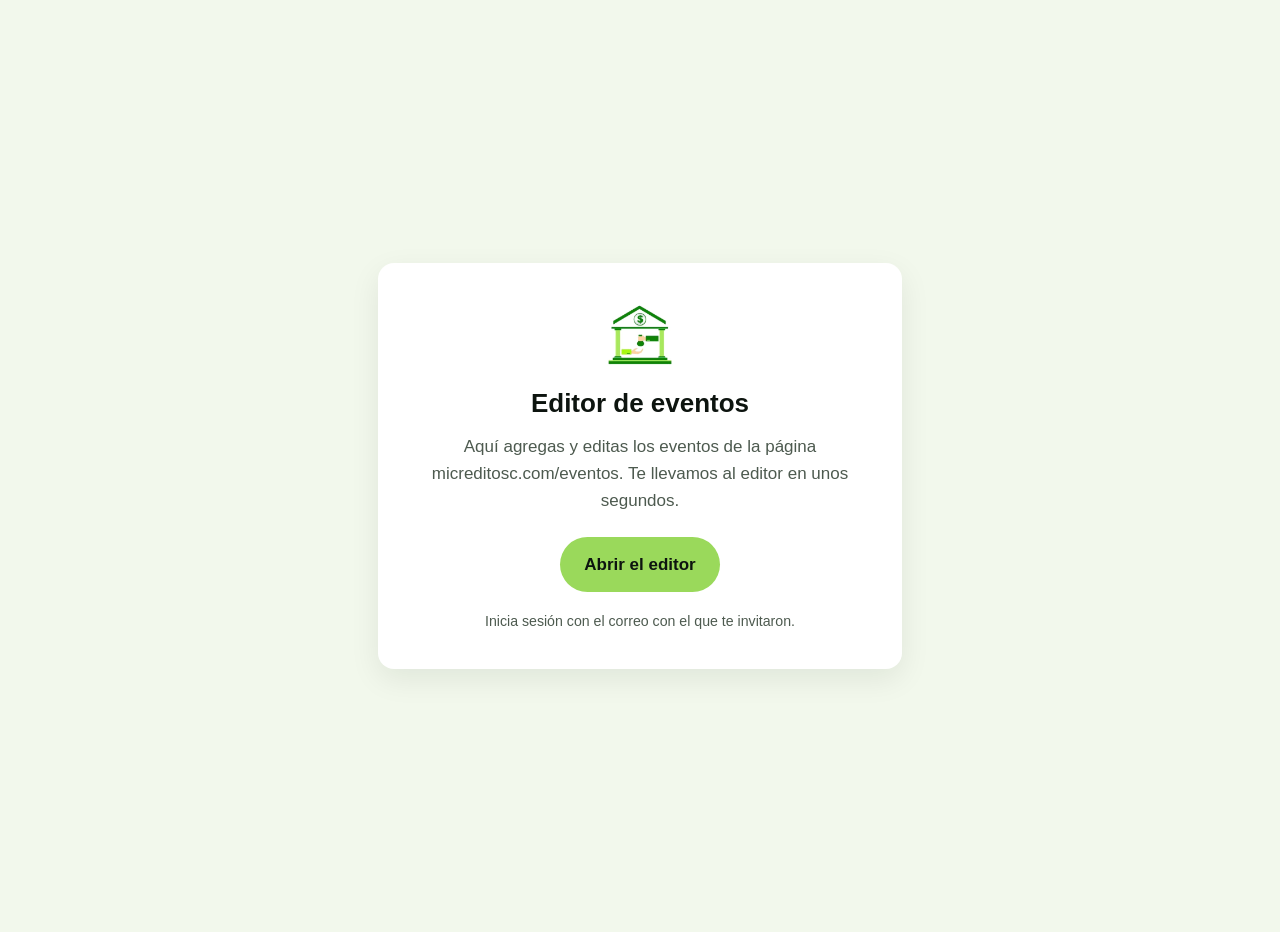
<file: admin/index.html>
<!doctype html><html lang="es"><head><meta charset="utf-8"><meta name="viewport" content="width=device-width, initial-scale=1">
<title>Editor de eventos | Mi Crédito S.C.</title>
<meta name="robots" content="noindex, nofollow">
<link rel="icon" type="image/png" href="/favicon.png">
<meta http-equiv="refresh" content="4; url=https://app.pagescms.org/">
<style>
:root{--ink:#0d140f;--leaf:#9ad95b;--muted:#4d5a4f;--mist:#f2f8ec}
body{margin:0;min-height:100vh;display:grid;place-items:center;background:var(--mist);color:var(--ink);font:400 17px/1.6 "Segoe UI",Helvetica,Arial,sans-serif;padding:16px}
main{background:#fff;border-radius:16px;padding:36px 32px;max-width:460px;text-align:center;box-shadow:0 10px 30px rgba(13,20,15,.08)}
img{width:72px;height:72px;margin:0 auto 12px;display:block}
h1{font-size:26px;margin:0 0 8px}
p{color:var(--muted);margin:0 0 22px}
a.btn{display:inline-block;background:var(--leaf);color:var(--ink);font-weight:700;text-decoration:none;padding:14px 24px;border-radius:999px}
small{display:block;margin-top:18px;color:var(--muted)}
</style></head><body>
<main>
  <img src="/img/logo-icono.png" alt="">
  <h1>Editor de eventos</h1>
  <p>Aquí agregas y editas los eventos de la página micreditosc.com/eventos. Te llevamos al editor en unos segundos.</p>
  <a class="btn" href="https://app.pagescms.org/">Abrir el editor</a>
  <small>Inicia sesión con el correo con el que te invitaron.</small>
</main>
</body></html>
</file>
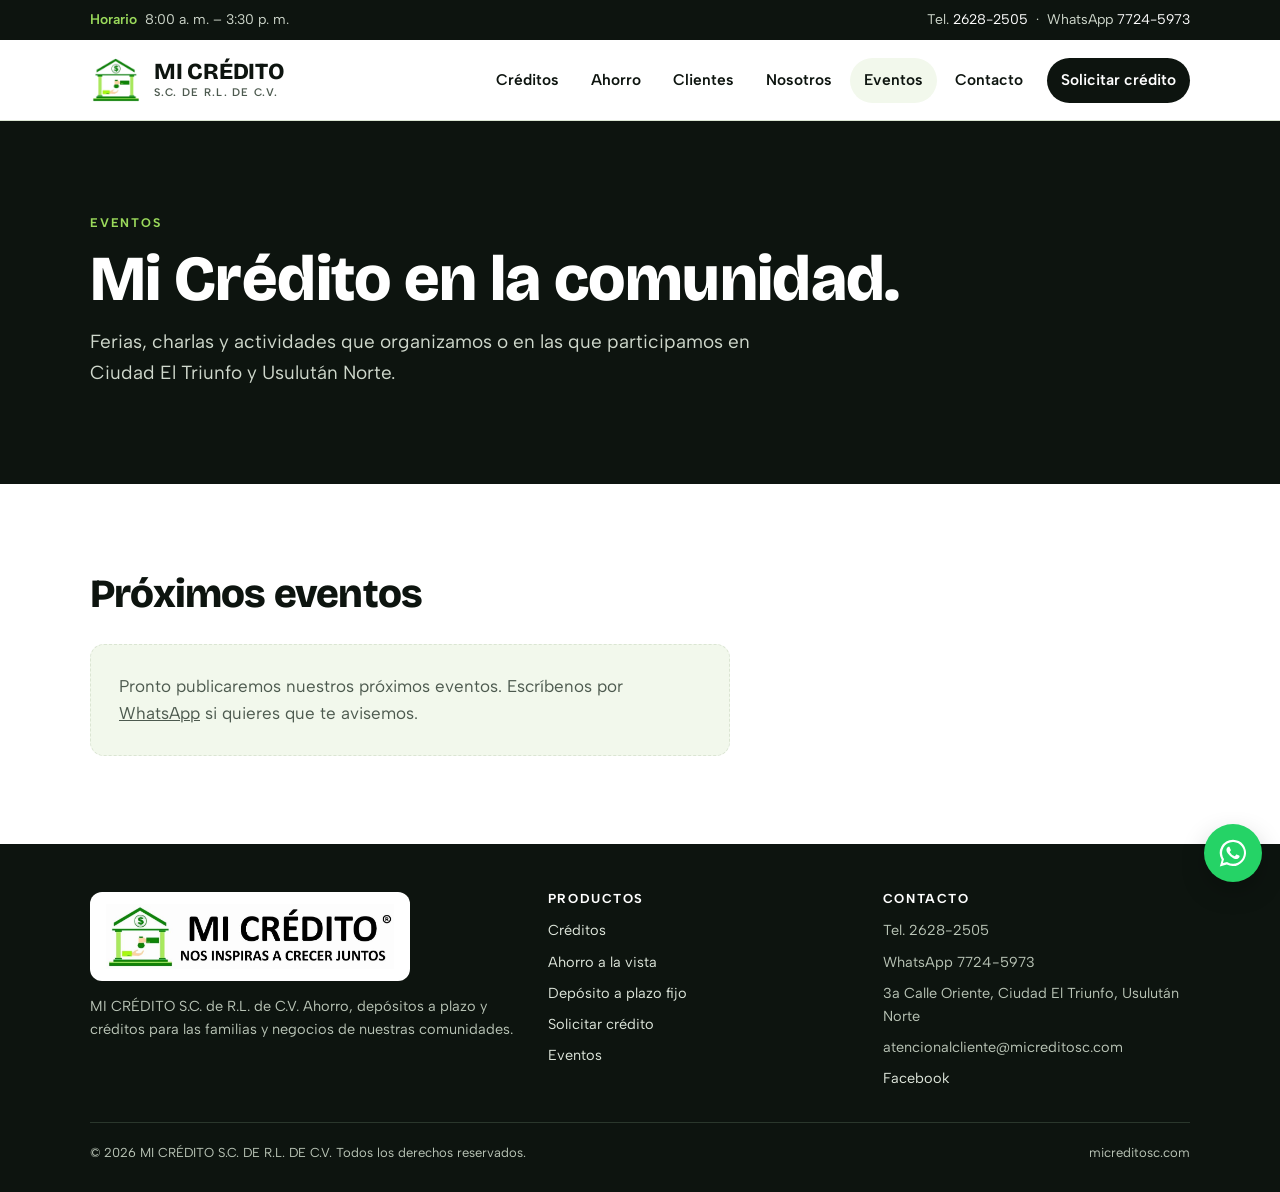
<file: eventos.html>
<!doctype html><html lang="es"><head><meta charset="utf-8"><meta name="viewport" content="width=device-width, initial-scale=1, viewport-fit=cover">
<title>Eventos | Mi Crédito S.C.</title>
<meta name="description" content="Ferias, charlas y actividades que organiza Mi Crédito o en las que participa en Ciudad El Triunfo y Usulután Norte.">
<link rel="icon" type="image/png" href="/favicon.png">
<link rel="apple-touch-icon" href="/apple-touch-icon.png">
<link rel="canonical" href="https://micreditosc.com/eventos">
<meta property="og:type" content="website">
<meta property="og:url" content="https://micreditosc.com/eventos">
<meta property="og:title" content="Eventos | Mi Crédito S.C.">
<meta property="og:description" content="Ferias, charlas y actividades de Mi Crédito en la comunidad.">
<meta property="og:image" content="https://micreditosc.com/img/cliente-carreta-retrato.jpg">
<meta property="og:locale" content="es_SV">
<link rel="preconnect" href="https://fonts.googleapis.com">
<link rel="preconnect" href="https://fonts.gstatic.com" crossorigin>
<link rel="stylesheet" href="https://fonts.googleapis.com/css2?family=Bricolage+Grotesque:opsz,wght@12..96,500;12..96,700;12..96,800&family=Albert+Sans:wght@400;500;600;700&display=swap">
<link rel="stylesheet" href="/css/sitio.css">
</head><body>

<!-- ===== Íconos reutilizables ===== -->
<svg width="0" height="0" style="position:absolute" aria-hidden="true">
  <defs>
    <symbol id="i-wa" viewBox="0 0 24 24"><path fill="currentColor" d="M12.04 2a9.9 9.9 0 0 0-8.5 15l-1.4 5.1 5.2-1.4A9.9 9.9 0 1 0 12.04 2Zm0 18.1a8.2 8.2 0 0 1-4.2-1.15l-.3-.18-3.1.8.83-3-.2-.31a8.2 8.2 0 1 1 6.97 3.84Zm4.5-6.14c-.25-.12-1.46-.72-1.69-.8-.23-.08-.39-.12-.55.12-.16.25-.63.8-.78.97-.14.16-.29.18-.53.06a6.7 6.7 0 0 1-3.34-2.92c-.25-.43.25-.4.72-1.34.08-.16.04-.3-.02-.43-.06-.12-.55-1.33-.76-1.82-.2-.48-.4-.41-.55-.42h-.47a.9.9 0 0 0-.65.3 2.7 2.7 0 0 0-.85 2.02 4.7 4.7 0 0 0 .99 2.5 10.8 10.8 0 0 0 4.13 3.65c1.54.66 2.14.72 2.91.6.47-.07 1.46-.6 1.66-1.17.2-.58.2-1.07.15-1.17-.06-.11-.22-.17-.47-.29Z"/></symbol>
    <symbol id="i-phone" viewBox="0 0 24 24"><path fill="none" stroke="currentColor" stroke-width="1.8" stroke-linecap="round" stroke-linejoin="round" d="M5 3h3.5l1.7 4.3-2.2 1.4a11 11 0 0 0 5.3 5.3l1.4-2.2L19 13.5V17a2 2 0 0 1-2.2 2A16 16 0 0 1 3 5.2 2 2 0 0 1 5 3Z"/></symbol>
    <symbol id="i-mail" viewBox="0 0 24 24"><g fill="none" stroke="currentColor" stroke-width="1.8" stroke-linejoin="round"><rect x="3" y="5" width="18" height="14" rx="2"/><path d="m3.5 6.5 8.5 6.5 8.5-6.5"/></g></symbol>
    <symbol id="i-clock" viewBox="0 0 24 24"><g fill="none" stroke="currentColor" stroke-width="1.8" stroke-linecap="round"><circle cx="12" cy="12" r="9"/><path d="M12 7v5l3.5 2"/></g></symbol>
    <symbol id="i-pin" viewBox="0 0 24 24"><g fill="none" stroke="currentColor" stroke-width="1.8" stroke-linejoin="round"><path d="M12 21s-7-6.2-7-11.5a7 7 0 0 1 14 0C19 14.8 12 21 12 21Z"/><circle cx="12" cy="9.5" r="2.5"/></g></symbol>
    <symbol id="i-fb" viewBox="0 0 24 24"><path fill="currentColor" d="M13.5 21v-7.6h2.6l.4-3h-3V8.5c0-.87.25-1.46 1.5-1.46h1.6V4.36A21 21 0 0 0 14.3 4.2c-2.3 0-3.9 1.4-3.9 4v2.2H7.8v3h2.6V21h3.1Z"/></symbol>
    <symbol id="i-arrow" viewBox="0 0 24 24"><path fill="none" stroke="currentColor" stroke-width="2" stroke-linecap="round" stroke-linejoin="round" d="M5 12h14m-6-6 6 6-6 6"/></symbol>
    <symbol id="i-cal" viewBox="0 0 24 24"><g fill="none" stroke="currentColor" stroke-width="1.8" stroke-linecap="round" stroke-linejoin="round"><rect x="3.5" y="5" width="17" height="15" rx="2"/><path d="M3.5 10h17M8 3v4m8-4v4"/></g></symbol>
  </defs>
</svg>

<div class="topbar">
  <div class="wrap">
    <span><b>Horario</b> &nbsp;8:00 a. m. – 3:30 p. m.</span>
    <span>Tel. <a href="tel:+50326282505">2628-2505</a> &nbsp;·&nbsp; WhatsApp <a href="https://wa.me/50377245973" target="_blank" rel="noopener">7724-5973</a></span>
  </div>
</div>

<header class="site">
  <div class="wrap">
    <a class="brand" href="/" aria-label="Mi Crédito S.C., ir al inicio">
      <img class="mark" src="/img/logo-icono.png" alt="" width="52" height="52">
      <span class="brand-name">Mi Crédito<small>S.C. de R.L. de C.V.</small></span>
    </a>
    <button class="menu-btn" id="menuBtn" aria-expanded="false" aria-controls="mainNav">Menú</button>
    <nav class="main" id="mainNav">
      <ul>
        <li><a href="/#creditos">Créditos</a></li>
        <li><a href="/#ahorro">Ahorro</a></li>
        <li><a href="/#clientes">Clientes</a></li>
        <li><a href="/#nosotros">Nosotros</a></li>
        <li><a href="/eventos" aria-current="page">Eventos</a></li>
        <li><a href="/#contacto">Contacto</a></li>
        <li><a class="cta" href="/#solicitud">Solicitar crédito</a></li>
      </ul>
    </nav>
  </div>
</header>

<main id="inicio">
  <section class="ev-hero" aria-labelledby="ev-title">
    <div class="wrap">
      <span class="eyebrow">Eventos</span>
      <h1 id="ev-title">Mi Crédito en la comunidad.</h1>
      <p>Ferias, charlas y actividades que organizamos o en las que participamos en Ciudad El Triunfo y Usulután Norte.</p>
    </div>
  </section>

  <section class="ev-sec" aria-labelledby="ev-prox">
    <div class="wrap">
      <h2 id="ev-prox">Próximos eventos</h2>
      <ul class="ev-grid" id="evUpcoming"></ul>
      <p class="ev-empty" id="evUpcomingEmpty" hidden>Pronto publicaremos nuestros próximos eventos. Escríbenos por <a href="https://wa.me/50377245973" target="_blank" rel="noopener">WhatsApp</a> si quieres que te avisemos.</p>
    </div>
  </section>

  <section class="ev-sec ev-past" aria-labelledby="ev-ant" id="evPastSec" hidden>
    <div class="wrap">
      <h2 id="ev-ant">Eventos anteriores</h2>
      <ul class="ev-grid" id="evPast"></ul>
    </div>
  </section>
</main>

<dialog class="ev-lightbox" id="evLightbox" aria-label="Foto del evento">
  <img id="lbImg" alt="">
  <div class="lb-bar"><span id="lbCount"></span><span><button type="button" id="lbPrev">Anterior</button> <button type="button" id="lbNext">Siguiente</button> <button type="button" id="lbClose">Cerrar</button></span></div>
</dialog>

<footer>
  <div class="wrap">
    <div class="foot-top">
      <div style="display:grid;gap:14px;align-content:start">
        <a class="foot-logo" href="/"><img src="/img/logo-micredito.png" alt="Mi Crédito — Nos inspiras a crecer juntos" width="1067" height="240"></a>
        <p style="max-width:30em">MI CRÉDITO S.C. de R.L. de C.V. Ahorro, depósitos a plazo y créditos para las familias y negocios de nuestras comunidades.</p>
      </div>
      <div>
        <h4>Productos</h4>
        <ul><li><a href="/#creditos">Créditos</a></li><li><a href="/#ahorro">Ahorro a la vista</a></li><li><a href="/#ahorro">Depósito a plazo fijo</a></li><li><a href="/#solicitud">Solicitar crédito</a></li><li><a href="/eventos">Eventos</a></li></ul>
      </div>
      <div>
        <h4>Contacto</h4>
        <ul><li>Tel. 2628-2505</li><li>WhatsApp 7724-5973</li><li>3a Calle Oriente, Ciudad El Triunfo, Usulután Norte</li><li>atencionalcliente@micreditosc.com</li><li><a href="https://www.facebook.com/share/1HeAaagJwC/" target="_blank" rel="noopener">Facebook</a></li></ul>
      </div>
    </div>
    <div class="foot-legal">
      <span>© <span id="yr">2026</span> MI CRÉDITO S.C. DE R.L. DE C.V. Todos los derechos reservados.</span>
      <span>micreditosc.com</span>
    </div>
  </div>
</footer>

<a class="wa-float" href="https://wa.me/50377245973" target="_blank" rel="noopener" aria-label="Escribir por WhatsApp al 7724-5973"><svg aria-hidden="true" style="color:#fff"><use href="#i-wa"/></svg></a>

<script>
(function(){
  var btn=document.getElementById('menuBtn'), nav=document.getElementById('mainNav');
  function setNav(open){btn.setAttribute('aria-expanded',open);nav.hidden=!open;}
  var mq=window.matchMedia('(max-width:900px)');
  function sync(){ if(mq.matches){setNav(false);} else {nav.hidden=false;btn.setAttribute('aria-expanded','false');} }
  sync(); mq.addEventListener ? mq.addEventListener('change',sync) : mq.addListener(sync);
  btn.addEventListener('click',function(){setNav(btn.getAttribute('aria-expanded')!=='true');});
  document.getElementById('yr').textContent=new Date().getFullYear();

  var MESES=['ene','feb','mar','abr','may','jun','jul','ago','sep','oct','nov','dic'];
  var MESES_L=['enero','febrero','marzo','abril','mayo','junio','julio','agosto','septiembre','octubre','noviembre','diciembre'];
  function esc(t){return String(t==null?'':t).replace(/[&<>"']/g,function(c){return {'&':'&amp;','<':'&lt;','>':'&gt;','"':'&quot;',"'":'&#39;'}[c];});}
  function img(u){u=String(u||'').trim(); if(!u)return ''; if(/^https?:\/\//.test(u)||u.charAt(0)==='/')return u; return '/'+u;}
  function parts(f){var m=/^(\d{4})-(\d{2})-(\d{2})/.exec(f||''); return m?{y:+m[1],m:+m[2]-1,d:+m[3],k:m[1]+m[2]+m[3]}:null;}
  var now=new Date(), hoy=''+now.getFullYear()+('0'+(now.getMonth()+1)).slice(-2)+('0'+now.getDate()).slice(-2);
  var lb=document.getElementById('evLightbox'), lbImg=document.getElementById('lbImg'), lbCount=document.getElementById('lbCount'), lbList=[], lbI=0;
  function lbShow(i){lbI=(i+lbList.length)%lbList.length; lbImg.src=lbList[lbI].src; lbImg.alt=lbList[lbI].alt; lbCount.textContent=(lbI+1)+' de '+lbList.length; document.getElementById('lbPrev').hidden=document.getElementById('lbNext').hidden=lbList.length<2;}
  document.getElementById('lbPrev').onclick=function(){lbShow(lbI-1);};
  document.getElementById('lbNext').onclick=function(){lbShow(lbI+1);};
  document.getElementById('lbClose').onclick=function(){lb.close();};
  lb.addEventListener('click',function(e){if(e.target===lb)lb.close();});
  lb.addEventListener('keydown',function(e){if(e.key==='ArrowRight')lbShow(lbI+1); if(e.key==='ArrowLeft')lbShow(lbI-1);});

  function card(ev,futuro){
    var p=parts(ev.fecha), li=document.createElement('li'); li.className='ev-card';
    var fotos=[].concat(ev.foto?[ev.foto]:[], Array.isArray(ev.galeria)?ev.galeria:(ev.galeria?[ev.galeria]:[])).map(img).filter(Boolean);
    var titulo=esc(ev.titulo||'Evento');
    var org=/organiz/i.test(ev.tipo||'');
    var fechaLarga=p?(p.d+' de '+MESES_L[p.m]+' de '+p.y):'';
    var h='<figure class="ev-photo">'+(fotos[0]?'<img src="'+esc(fotos[0])+'" alt="'+titulo+'" loading="lazy">':'<span class="ev-noimg"><img src="/img/logo-icono.png" alt=""></span>')+
      (p?'<span class="ev-date" aria-hidden="true"><b>'+p.d+'</b><span>'+MESES[p.m]+' '+p.y+'</span></span>':'')+'</figure>';
    h+='<div class="ev-body">';
    if(ev.tipo) h+='<span class="ev-tag'+(org?'':' is-part')+'">'+esc(ev.tipo)+'</span>';
    h+='<h3>'+titulo+'</h3><p class="ev-meta">';
    if(fechaLarga) h+='<span><svg aria-hidden="true"><use href="#i-cal"/></svg>'+fechaLarga+(ev.hora?' · '+esc(ev.hora):'')+'</span>';
    if(ev.lugar) h+='<span><svg aria-hidden="true"><use href="#i-pin"/></svg>'+esc(ev.lugar)+'</span>';
    h+='</p>';
    if(ev.descripcion) h+='<div class="ev-desc">'+String(ev.descripcion).trim().split(/\n\s*\n/).map(function(t){return '<p>'+esc(t).replace(/\n/g,'<br>')+'</p>';}).join('')+'</div>';
    if(fotos.length>1){h+='<div class="ev-thumbs">'+fotos.map(function(f,i){return '<button type="button" data-i="'+i+'" aria-label="Ver foto '+(i+1)+' de '+fotos.length+'"><img src="'+esc(f)+'" alt="" loading="lazy"></button>';}).join('')+'</div>';}
    if(futuro) h+='<a class="btn btn-leaf" href="https://wa.me/50377245973?text='+encodeURIComponent('Hola, Mi Crédito. Quiero información sobre el evento: '+(ev.titulo||'')+'.')+'" target="_blank" rel="noopener">Pedir información <svg aria-hidden="true"><use href="#i-arrow"/></svg></a>';
    h+='</div>';
    li.innerHTML=h;
    var open=function(i){lbList=fotos.map(function(f){return {src:f,alt:ev.titulo||''};}); lbShow(i); if(lb.showModal)lb.showModal();};
    li.querySelectorAll('.ev-thumbs button').forEach(function(b){b.addEventListener('click',function(){open(+b.dataset.i);});});
    var main=li.querySelector('.ev-photo img:not([alt=""])'); if(main&&fotos.length){main.style.cursor='zoom-in'; main.addEventListener('click',function(){open(0);});}
    return li;
  }
  fetch('/data/eventos.json?v='+Date.now(),{cache:'no-store'}).then(function(r){return r.ok?r.json():[];}).catch(function(){return [];}).then(function(list){
    if(!Array.isArray(list)) list=(list&&Array.isArray(list.eventos))?list.eventos:[];
    list=list.filter(function(e){return e&&e.titulo&&e.publicado!==false;});
    var fut=list.filter(function(e){var p=parts(e.fecha);return p&&p.k>=hoy;}).sort(function(a,b){return parts(a.fecha).k-parts(b.fecha).k;});
    var pas=list.filter(function(e){var p=parts(e.fecha);return !p||p.k<hoy;}).sort(function(a,b){var x=parts(a.fecha),y=parts(b.fecha);return (y?y.k:0)-(x?x.k:0);});
    var U=document.getElementById('evUpcoming'), P=document.getElementById('evPast');
    fut.forEach(function(e){U.appendChild(card(e,true));});
    pas.forEach(function(e){P.appendChild(card(e,false));});
    document.getElementById('evUpcomingEmpty').hidden=fut.length>0;
    document.getElementById('evPastSec').hidden=pas.length===0;
  });
})();
</script>
</body></html>
</file>
<file: css/sitio.css>
/* Layout: photo-led single page. Black type panels beside full-bleed photos of Salvadoran people; light green carries every action. */
:root{
  color-scheme: light;
  --ink:#0d140f;          /* negro de marca */
  --ink-2:#1b261d;
  --paper:#ffffff;        /* blanco */
  --mist:#f2f8ec;         /* blanco verdoso para bandas */
  --leaf:#9ad95b;         /* verde claro de marca */
  --leaf-soft:#dff2c9;
  --leaf-deep:#2f6a1c;    /* verde legible sobre blanco */
  --muted:#4d5a4f;
  --line:#dbe5d3;
  --display:"Bricolage Grotesque", "Arial Narrow", Arial, sans-serif;
  --body:"Albert Sans", "Segoe UI", Helvetica, Arial, sans-serif;
  --wrap:1180px;
  --gutter:clamp(16px,4vw,40px);
  --r:14px;
}
*{box-sizing:border-box}
html{scroll-behavior:smooth}
@media (prefers-reduced-motion:reduce){.hero-slide.is-active img{animation:none}.hero-dot.is-active::after{animation:none;transform:none}html{scroll-behavior:auto}*{transition:none!important}}
body{background:var(--paper);color:var(--ink);font:400 17px/1.6 var(--body);margin:0;-webkit-font-smoothing:antialiased}
img{max-width:100%;height:auto;display:block}
[hidden]{display:none!important}
a{color:inherit}
h1,h2,h3{font-family:var(--display);line-height:1.05;margin:0;text-wrap:balance;letter-spacing:-.02em}
p{margin:0}
.wrap{max-width:var(--wrap);margin-inline:auto;padding-inline:var(--gutter)}
.eyebrow{font:700 12.5px/1 var(--body);letter-spacing:.14em;text-transform:uppercase;color:var(--leaf-deep)}
.on-dark .eyebrow,.eyebrow.on-dark{color:var(--leaf)}
:focus-visible{outline:3px solid var(--leaf);outline-offset:3px;border-radius:6px}

/* Botones */
.btn{display:inline-flex;align-items:center;gap:10px;font:600 16px/1 var(--body);padding:15px 22px;border-radius:999px;text-decoration:none;border:2px solid transparent;cursor:pointer;transition:transform .15s ease, background .15s ease}
.btn:hover{transform:translateY(-1px)}
.btn-leaf{background:var(--leaf);color:var(--ink)}
.btn-leaf:hover{background:#aee374}
.btn-ghost{border-color:currentColor;color:inherit;background:transparent}
.btn svg{width:20px;height:20px;flex:none}

/* Barra superior */
.topbar{background:var(--ink);color:#cfd8cc;font-size:14px}
.topbar .wrap{display:flex;flex-wrap:wrap;gap:6px 24px;justify-content:space-between;padding-block:9px}
.topbar a{text-decoration:none;color:#fff}
.topbar span b{color:var(--leaf);font-weight:600}

/* Encabezado */
header.site{position:sticky;top:env(safe-area-inset-top,0px);z-index:20;background:rgba(255,255,255,.96);backdrop-filter:saturate(1.4) blur(8px);border-bottom:1px solid var(--line)}
header.site .wrap{display:flex;align-items:center;justify-content:space-between;gap:20px;padding-block:14px}
.brand{display:flex;align-items:center;gap:12px;text-decoration:none}
.mark{width:52px;height:52px;flex:none;display:block}
.foot-logo{display:block;background:#fff;border-radius:12px;padding:12px 16px;max-width:320px}
.foot-logo img{width:100%;height:auto}
.brand-name{font:800 23px/1 var(--display);letter-spacing:-.01em;text-transform:uppercase}
.brand-name small{display:block;font:600 11px/1.3 var(--body);letter-spacing:.12em;text-transform:uppercase;color:var(--muted);margin-top:3px}
nav.main ul{display:flex;gap:4px;list-style:none;margin:0;padding:0;align-items:center}
nav.main a{display:block;text-decoration:none;font-weight:600;font-size:15.5px;padding:10px 14px;border-radius:999px}
nav.main a:hover{background:var(--mist)}
nav.main a.cta{background:var(--ink);color:#fff;margin-left:6px}
nav.main a.cta:hover{background:var(--ink-2)}
.menu-btn{display:none;background:none;border:1.5px solid var(--line);border-radius:10px;padding:9px 12px;font:600 15px var(--body);color:var(--ink);cursor:pointer}
@media (max-width:900px){
  .menu-btn{display:block}
  nav.main{position:absolute;left:0;right:0;top:100%;background:var(--paper);border-bottom:1px solid var(--line);padding:10px var(--gutter) 18px}
  nav.main ul{flex-direction:column;align-items:stretch}
  nav.main a.cta{margin:8px 0 0;text-align:center}
}

/* Héroe */
.hero{display:grid;grid-template-columns:minmax(0,1.1fr) minmax(0,.9fr);background:var(--ink);color:#fff}
.hero-copy{padding:clamp(40px,7vw,96px) var(--gutter) clamp(40px,6vw,80px);display:flex;flex-direction:column;justify-content:center;gap:24px;max-width:640px;margin-left:auto;width:100%}
.hero .hero-title{font-size:clamp(38px,5vw,68px);font-weight:800;line-height:1.05;letter-spacing:-.02em;text-wrap:balance;margin:0}
.hero .hero-title em{font-style:normal;color:var(--leaf)}
.hero-texts{display:grid}
.hero-text{grid-area:1/1;display:flex;flex-direction:column;justify-content:center;gap:24px;opacity:0;visibility:hidden;transform:translateY(10px);transition:opacity .7s ease,transform .7s ease,visibility 0s linear .7s}
.hero-text.is-active{opacity:1;visibility:visible;transform:none;transition:opacity .7s ease .15s,transform .7s ease .15s,visibility 0s}
.hero-dots{display:flex;gap:10px;margin-top:8px}
.hero-dot{width:34px;height:6px;border-radius:999px;border:0;padding:0;background:rgba(255,255,255,.28);cursor:pointer;position:relative;overflow:hidden}
.hero-dot.is-active{background:rgba(255,255,255,.28)}
.hero-dot.is-active::after{content:"";position:absolute;inset:0;background:var(--leaf);transform-origin:left;animation:dotfill var(--dur,6s) linear forwards}
.hero.is-paused .hero-dot.is-active::after{animation-play-state:paused}
@keyframes dotfill{from{transform:scaleX(0)}to{transform:scaleX(1)}}
.hero .lead{margin:0;font-size:clamp(17px,1.5vw,20px);color:#d6ded3;max-width:34em}
.hero .actions{display:flex;flex-wrap:wrap;gap:12px;margin-top:4px}
.hero .actions .btn-ghost{color:#fff}
.hero-photo{position:relative;min-height:clamp(540px,46vw,680px);overflow:hidden;background:var(--ink)}
.hero-slide{position:absolute;inset:0;opacity:0;transition:opacity 1.1s ease}
.hero-slide.is-active{opacity:1}
.hero-slide img{position:absolute;inset:0;width:100%;height:100%!important;object-fit:cover;object-position:var(--pos,50% 50%);transform-origin:var(--pos,50% 50%)}
.hero-slide.is-active img{animation:kenburns 7s ease-out both}
@keyframes kenburns{from{transform:scale(1.04)}to{transform:scale(1)}}
.hero-photo figcaption{position:absolute;left:16px;bottom:16px;background:rgba(13,20,15,.78);color:#fff;font-size:13px;padding:7px 12px;border-radius:999px}
@media (max-width:900px){
  .hero{grid-template-columns:1fr}
  .hero-photo{order:-1;min-height:0;max-width:100%;aspect-ratio:4/5}
  .hero-copy{max-width:none;margin:0}
}

/* Franja de diferenciadores */
.pillars{background:var(--leaf)}
.pillars .wrap{display:grid;grid-template-columns:repeat(3,minmax(0,1fr));gap:0}
.pillar{display:flex;gap:14px;align-items:flex-start;padding:26px 24px 26px 0}
.pillar + .pillar{padding-left:24px;border-left:1.5px solid rgba(13,20,15,.18)}
.pillar svg{width:30px;height:30px;flex:none;margin-top:2px}
.pillar h3{font-size:20px;margin-bottom:4px}
.pillar p{font-size:15.5px;line-height:1.45}
@media (max-width:800px){
  .pillars .wrap{grid-template-columns:1fr}
  .pillar,.pillar + .pillar{padding:20px 0;border-left:0}
  .pillar + .pillar{border-top:1.5px solid rgba(13,20,15,.18)}
}

section{padding-block:clamp(64px,9vw,112px)}
.sec-head{display:grid;gap:14px;max-width:760px;margin-bottom:clamp(32px,5vw,52px)}
.sec-head h2{font-size:clamp(32px,4.2vw,52px);font-weight:800}
.sec-head p{color:var(--muted);font-size:18px;max-width:40em}

/* Créditos */
.credits-layout{display:grid;grid-template-columns:minmax(0,.9fr) minmax(0,1.5fr);gap:clamp(24px,4vw,48px);align-items:start}
.credit-photo{position:sticky;top:96px;border-radius:var(--r);overflow:hidden;background:var(--mist)}
.credit-photo img{width:100%;height:auto}
.credit-photo figcaption{padding:12px 16px;font-size:14px;color:var(--muted)}
.credit-list{display:grid;grid-template-columns:repeat(2,minmax(0,1fr));gap:0;border-top:1.5px solid var(--ink)}
.credit{padding:24px 20px 26px 0;border-bottom:1px solid var(--line);display:grid;gap:8px;align-content:start}
.credit:nth-child(2n){padding-left:20px;border-left:1px solid var(--line)}
.credit .ic{width:40px;height:40px;border-radius:10px;background:var(--leaf-soft);display:grid;place-items:center}
.credit .ic svg{width:22px;height:22px}
.credit h3{font-size:22px;font-weight:700}
.credit p{color:var(--muted);font-size:15.5px;line-height:1.5}
.credit.wide{grid-column:1/-1;padding-left:0;border-left:0;background:var(--ink);color:#fff;padding:24px;border-radius:0 0 var(--r) var(--r);border-bottom:0;grid-template-columns:auto minmax(0,1fr) auto;align-items:center;gap:18px}
.credit.wide p{color:#cfd8cc}
.credit.wide .ic{background:var(--leaf)}
@media (max-width:900px){
  .credits-layout{grid-template-columns:1fr}
  .credit-photo{position:static}
  .credit-photo img{height:auto}
}
@media (max-width:560px){
  .credit-list{grid-template-columns:1fr}
  .credit:nth-child(2n){padding-left:0;border-left:0}
  .credit.wide{grid-template-columns:1fr}
}

/* Ahorro */
.savings{background:var(--mist)}
.save-grid{display:grid;grid-template-columns:repeat(2,minmax(0,1fr));gap:20px}
.save-card{background:var(--paper);border:1px solid var(--line);border-radius:var(--r);overflow:hidden;display:flex;flex-direction:column}
.dpf-photo{position:relative;overflow:hidden;margin:0;min-height:360px;display:grid;place-items:center;background:radial-gradient(120% 90% at 50% 35%,#ffffff 0,#fbf4f2 45%,#eef6e6 100%)}
.piggy{position:relative;width:min(56%,310px);padding-top:120px}
.piggy::after{content:"";position:absolute;left:14%;right:14%;bottom:-10px;height:22px;border-radius:50%;background:radial-gradient(closest-side,rgba(120,60,70,.22),rgba(120,60,70,0));animation:shadowpulse 1.4s ease-out 1.68s infinite}
.piggy-img{display:block;width:100%;height:auto;transform-origin:50% 100%;animation:piggyjoy 1.4s ease-out 1.68s infinite;position:relative;z-index:1}
.coin-drop{position:absolute;left:50%;top:0;width:44px;margin-left:-22px;height:calc(120px + 2.6%);overflow:hidden;pointer-events:none;z-index:2}
.coin{position:absolute;left:50%;bottom:0;width:30px;height:30px;margin-left:-15px;border-radius:50%;background:radial-gradient(circle at 35% 30%,#fff3b0 0 12%,#f2c94c 30%,#c9971c 72%,#9a6f0c 100%);box-shadow:inset 0 0 0 2px rgba(255,236,160,.85),0 2px 4px rgba(0,0,0,.18);opacity:0;animation:coindrop 4.2s cubic-bezier(.45,0,.75,.4) infinite}
.coin::after{content:"$";position:absolute;inset:0;display:grid;place-items:center;font:800 16px/1 var(--display);color:#9a6f0c}
.coin:nth-child(2){animation-delay:1.4s}
.coin:nth-child(3){animation-delay:2.8s}
@keyframes coindrop{0%{transform:translateY(-130px) rotate(-20deg);opacity:0}8%{opacity:1}38%{transform:translateY(-4px) rotate(0);opacity:1}40%{transform:translateY(34px);opacity:1}41%,100%{transform:translateY(34px);opacity:0}}
@keyframes piggyjoy{0%{transform:none}8%{transform:scale(1.05,.93)}20%{transform:scale(.97,1.05) translateY(-14px) rotate(-4deg)}32%{transform:scale(1.01,.99) translateY(0) rotate(3deg)}44%{transform:rotate(-1.5deg)}56%,100%{transform:none}}
@keyframes shadowpulse{0%,100%{transform:none;opacity:1}20%{transform:scaleX(.85);opacity:.7}32%{transform:none;opacity:1}}
.spark{position:absolute;width:24px;height:24px;filter:drop-shadow(0 0 4px rgba(242,201,76,.7));z-index:3;opacity:0;background:#f2c94c;clip-path:polygon(50% 0,61% 39%,100% 50%,61% 61%,50% 100%,39% 61%,0 50%,39% 39%);animation:sparkle 1.4s ease-out 1.68s infinite}
.sp1{left:30%;top:calc(120px - 6px)}
.sp2{left:64%;top:calc(120px - 18px);width:18px;height:18px;animation-delay:1.78s;background:var(--leaf)}
.sp3{left:42%;top:calc(120px - 30px);width:14px;height:14px;animation-delay:1.86s}
@keyframes sparkle{0%{opacity:0;transform:scale(.2) rotate(0)}12%{opacity:1;transform:scale(1.1) rotate(25deg)}36%{opacity:0;transform:scale(.6) translateY(-14px) rotate(60deg)}100%{opacity:0}}
@media (prefers-reduced-motion:reduce){.coin-drop,.spark{display:none!important}.piggy-img,.piggy::after{animation:none}}
.dpf-banner{display:grid;grid-template-columns:minmax(0,1fr) minmax(0,1.1fr);background:var(--ink);color:#fff;border-radius:var(--r);overflow:hidden;margin-bottom:20px}
.dpf-body .eyebrow{color:var(--leaf)}
.dpf-body{padding:clamp(26px,4vw,48px);display:grid;gap:18px;align-content:center}
.dpf-body h3{font-size:clamp(24px,2.6vw,34px);font-weight:800;color:#fff}
.dpf-rate{display:flex;align-items:baseline;gap:10px;color:var(--leaf)}
.dpf-rate strong{font:800 clamp(56px,7vw,88px)/.9 var(--display);letter-spacing:-.03em}
.dpf-from,.dpf-unit{font:600 15px/1 var(--body);letter-spacing:.08em;text-transform:uppercase;color:#cfd8cc}
.dpf-terms{display:flex;flex-wrap:wrap;gap:8px}
.dpf-terms span{border:1.5px solid rgba(154,217,91,.55);color:#fff;border-radius:999px;padding:8px 16px;font-weight:600;font-size:15px;font-variant-numeric:tabular-nums}
.dpf-note{color:#cfd8cc;font-size:15.5px;max-width:34em}
.dpf-body .btn{justify-self:start}
@media (max-width:800px){.dpf-banner{grid-template-columns:1fr}.dpf-photo{min-height:320px}.piggy{width:min(56%,240px);padding-top:100px}.coin-drop{height:calc(100px + 2.6%)}.sp1{top:94px}.sp2{top:82px}.sp3{top:70px}}
.save-photos{display:grid}
.save-photos img{width:100%;height:auto;aspect-ratio:3/2;object-fit:cover;display:block}
.facts.facts-3{grid-template-columns:repeat(3,minmax(0,1fr))}
@media (max-width:480px){.facts-3 .fact dd{font-size:18px}.facts-3 .fact+.fact{padding-left:10px}}
.facts-3 .fact dd{font-size:22px}
.save-btn{justify-self:start}
.save-body{padding:26px clamp(20px,3vw,32px) 30px;display:grid;gap:16px;flex:1}
.save-body h3{font-size:clamp(24px,2.4vw,30px)}
.save-body > p{color:var(--muted)}
.facts{display:grid;grid-template-columns:repeat(2,minmax(0,1fr));gap:0;border-top:1px solid var(--line);margin-top:auto}
.fact{padding:14px 0 0}
.fact + .fact{padding-left:18px;border-left:1px solid var(--line)}
.fact dt{font-size:12.5px;letter-spacing:.1em;text-transform:uppercase;color:var(--muted);font-weight:600}
.fact dd{margin:4px 0 0;font:700 26px/1.1 var(--display);font-variant-numeric:tabular-nums}
.fact dd small{font:500 14px/1.3 var(--body);color:var(--muted);display:block;margin-top:3px}
.share-note{margin-top:20px;display:grid;grid-template-columns:auto minmax(0,1fr);gap:18px;align-items:center;background:var(--ink);color:#fff;border-radius:var(--r);padding:22px clamp(20px,3vw,32px)}
.share-coin{width:64px;height:64px;border-radius:50%;background:var(--leaf);color:var(--ink);display:grid;place-items:center;font:800 22px/1 var(--display)}
.share-note p{color:#d6ded3}
.share-note strong{color:#fff}
@media (max-width:800px){.save-grid{grid-template-columns:1fr}}

/* Nuestra gente */
.people{background:var(--ink);color:#fff;padding-bottom:clamp(24px,4vw,40px)}
.people .sec-head p{color:#c4cec1}
.mosaic{display:grid;grid-template-columns:repeat(12,minmax(0,1fr));grid-auto-rows:clamp(120px,14vw,190px);gap:8px;padding:0 8px 8px}
.mosaic figure{margin:0;position:relative;overflow:hidden;border-radius:6px}
.mosaic img{width:100%;height:100%!important;object-fit:cover;transition:transform .5s ease}
.mosaic figure:hover img{transform:scale(1.04)}
.mosaic figcaption{position:absolute;left:10px;bottom:10px;right:10px;font-size:13px;line-height:1.3;color:#fff;text-shadow:0 1px 8px rgba(0,0,0,.7)}
.m1{grid-column:span 5;grid-row:span 2}
.m2{grid-column:span 4;grid-row:span 2}
.m3{grid-column:span 3;grid-row:span 2}
.m4{grid-column:span 4}
.m5{grid-column:span 4}
.m6{grid-column:span 4}
.slogan{display:flex;align-items:center;justify-content:center;padding:clamp(28px,5vw,56px) 16px;text-align:center}
.slogan p{font:800 clamp(30px,5vw,64px)/1.05 var(--display);letter-spacing:-.02em;color:var(--leaf);text-wrap:balance}
@media (max-width:760px){
  .mosaic{grid-template-columns:repeat(2,minmax(0,1fr));grid-auto-rows:170px}
  .m1,.m2,.m3,.m4,.m5,.m6{grid-column:span 1;grid-row:span 1}
  .m1{grid-column:span 2;grid-row:span 2}
  .m6{grid-column:span 2}
  .slogan{grid-column:span 2}
}

/* Clientes — filas foto + nota + "Solicitar información" */
.clients{background:var(--mist)}
.offer-list{display:grid;gap:clamp(18px,2.4vw,28px);list-style:none;margin:0;padding:0}
.offer{display:grid;grid-template-columns:minmax(0,1.05fr) minmax(0,1fr);background:var(--paper);border-radius:var(--r);overflow:hidden;border:1px solid var(--line)}
.offer:nth-child(even) .offer-photo{order:2}
.offer.is-tall{grid-template-columns:minmax(0,.8fr) minmax(0,1fr)}
.offer-photo{margin:0;position:relative;overflow:hidden;background:var(--mist);min-height:100%}
.offer-photo img{display:block;width:100%;height:100%!important;aspect-ratio:4/3;object-fit:cover;object-position:var(--pos,50% 50%)}
.offer.is-tall .offer-photo img{aspect-ratio:4/5}
.offer.is-square .offer-photo img{aspect-ratio:1/1}
.offer-tag{justify-self:start;background:var(--leaf-soft);color:var(--ink);font-weight:700;font-size:15px;padding:6px 14px;border-radius:999px}
.offer-body{padding:clamp(24px,3.5vw,44px);display:grid;gap:14px;align-content:center}
.offer-body h3{font-size:clamp(24px,2.6vw,34px);font-weight:800}
.offer-body p{color:var(--muted);font-size:16.5px;max-width:34em}
.offer-body .btn{justify-self:start;margin-top:4px}
@media (max-width:760px){
  .offer{grid-template-columns:1fr}
  .offer:nth-child(even) .offer-photo{order:0}
  .offer.is-tall{grid-template-columns:1fr}
  .offer-photo img,.offer.is-tall .offer-photo img,.offer.is-square .offer-photo img{height:auto!important;aspect-ratio:auto}
}

/* Nosotros */
.about-grid{display:grid;grid-template-columns:repeat(2,minmax(0,1fr));gap:clamp(24px,4vw,56px)}
.mv{display:grid;gap:12px;padding-top:18px;border-top:1.5px solid var(--ink)}
.mv h3{font-size:28px}
.mv p{color:var(--muted);font-size:17.5px}
.values{margin-top:clamp(36px,5vw,56px)}
.values h3{font-size:22px;margin-bottom:16px}
.chips{display:flex;flex-wrap:wrap;gap:10px;list-style:none;padding:0;margin:0}
.chips li{border:1.5px solid var(--ink);border-radius:999px;padding:9px 18px;font-weight:600;font-size:15.5px}
.chips li:nth-child(odd){background:var(--leaf-soft);border-color:var(--leaf-soft)}
.audience{margin-top:clamp(36px,5vw,56px);display:grid;grid-template-columns:minmax(0,1fr) minmax(0,1.2fr);border-radius:var(--r);overflow:hidden;background:var(--mist)}
.audience img{width:100%;height:100%!important;object-fit:cover;min-height:260px}
.audience div{padding:clamp(24px,4vw,44px);display:grid;gap:14px;align-content:center}
.audience h3{font-size:clamp(24px,2.6vw,32px)}
.audience p{color:var(--muted)}
.audience--text{grid-template-columns:1fr}
.audience--text div{max-width:760px}
@media (max-width:800px){.about-grid,.audience{grid-template-columns:1fr}.audience img{min-height:0;aspect-ratio:16/10}}

/* Pre-solicitud */
.apply{background:var(--leaf)}
.apply-grid{display:grid;grid-template-columns:minmax(0,1fr) minmax(0,1.1fr);gap:clamp(28px,5vw,64px);align-items:start}
.apply .sec-head{margin-bottom:0}
.apply .sec-head p{color:var(--ink-2)}
.steps{list-style:none;padding:0;margin:24px 0 0;display:grid;gap:14px;counter-reset:s}
.steps li{display:grid;grid-template-columns:36px minmax(0,1fr);gap:12px;align-items:start;font-weight:500}
.steps li::before{counter-increment:s;content:counter(s);width:36px;height:36px;border-radius:50%;background:var(--ink);color:var(--leaf);display:grid;place-items:center;font:700 16px/1 var(--display)}
form.card{background:var(--paper);border-radius:var(--r);padding:clamp(22px,3vw,34px);display:grid;gap:16px;box-shadow:0 18px 50px -24px rgba(13,20,15,.45)}
.row{display:grid;grid-template-columns:repeat(2,minmax(0,1fr));gap:16px}
label{display:grid;gap:6px;font-weight:600;font-size:14.5px}
input,select,textarea{font:500 16px/1.4 var(--body);color:var(--ink);background:var(--paper);border:1.5px solid var(--line);border-radius:10px;padding:12px 14px;width:100%}
input:focus,select:focus,textarea:focus{outline:none;border-color:var(--leaf-deep);box-shadow:0 0 0 3px var(--leaf-soft)}
textarea{min-height:84px;resize:vertical}
.form-note{font-size:13.5px;color:var(--muted)}
.form-err{color:#a3261b;font-size:14px;font-weight:600}
form .btn{justify-content:center;width:100%}
.btn-ink{background:var(--ink);color:#fff}
.btn-ink:hover{background:var(--ink-2)}
.wa-ready{display:grid;gap:10px;background:var(--leaf-soft);border-radius:10px;padding:14px}
.wa-ready p{font-size:14.5px}
@media (max-width:860px){.apply-grid{grid-template-columns:1fr}}
@media (max-width:480px){.row{grid-template-columns:1fr}}

/* Contacto */
.contact-grid{display:grid;grid-template-columns:minmax(0,1.1fr) minmax(0,1fr);gap:clamp(24px,4vw,48px);align-items:stretch}
.channels{display:grid;gap:0;border-top:1.5px solid var(--ink)}
.channel{display:grid;grid-template-columns:44px minmax(0,1fr) auto;gap:14px;align-items:center;padding:18px 0;border-bottom:1px solid var(--line)}
.channel .ic{width:44px;height:44px;border-radius:12px;background:var(--mist);display:grid;place-items:center}
.channel .ic svg{width:22px;height:22px}
.channel dt{font-size:12.5px;letter-spacing:.1em;text-transform:uppercase;color:var(--muted);font-weight:600}
.channel dd{margin:2px 0 0;font:700 21px/1.25 var(--display);overflow-wrap:anywhere}
.channel a.go{font-weight:600;font-size:14.5px;text-decoration:none;color:var(--leaf-deep);white-space:nowrap}
.channel a.go:hover{text-decoration:underline}
.copy{background:none;border:1.5px solid var(--line);border-radius:999px;padding:7px 12px;font:600 13.5px var(--body);color:var(--ink);cursor:pointer}
.copy:hover{border-color:var(--ink)}
.map-card{position:relative;border-radius:var(--r);overflow:hidden;background:var(--ink);color:#fff;display:flex;flex-direction:column;justify-content:flex-end;min-height:420px;text-decoration:none}
.map-card canvas{position:absolute;inset:0;width:100%;height:100%}
.map-info{position:relative;padding:24px;display:grid;gap:8px;background:linear-gradient(to top,rgba(13,20,15,.96) 40%,rgba(13,20,15,0))}
.map-info h3{font-size:26px}
.map-info p{color:#cfd8cc;font-size:15.5px}
.coords{font:600 13px/1 var(--body);letter-spacing:.06em;color:var(--leaf);font-variant-numeric:tabular-nums}
.map-info .btn{justify-self:start;margin-top:6px}
@media (max-width:860px){.contact-grid{grid-template-columns:1fr}.map-card{min-height:360px}}

/* Pie */
footer{background:var(--ink);color:#b9c4b6;font-size:14.5px}
footer .wrap{padding-block:48px 28px;display:grid;gap:32px}
.foot-top{display:grid;grid-template-columns:minmax(0,1.4fr) repeat(2,minmax(0,1fr));gap:28px}
footer h4{font:700 13px/1 var(--body);letter-spacing:.12em;text-transform:uppercase;color:#fff;margin:0 0 14px}
footer ul{list-style:none;padding:0;margin:0;display:grid;gap:8px}
footer a{text-decoration:none;color:#dfe7dc}
footer a:hover{color:var(--leaf)}
footer .brand-name{color:#fff}
footer .brand-name small{color:#9aa697}
.foot-legal{border-top:1px solid #2a372c;padding-top:20px;display:flex;flex-wrap:wrap;gap:8px 24px;justify-content:space-between;font-size:13px}
@media (max-width:760px){.foot-top{grid-template-columns:1fr}}

/* Botón flotante WhatsApp */
.wa-float{position:fixed;right:18px;bottom:calc(18px + env(safe-area-inset-bottom,0px));z-index:30;width:58px;height:58px;border-radius:50%;background:#25d366;display:grid;place-items:center;box-shadow:0 10px 30px -8px rgba(0,0,0,.45)}
.wa-float svg{width:32px;height:32px}

/* ===== Página de eventos ===== */
nav.main a[aria-current="page"]{background:var(--mist)}
.ev-hero{background:var(--ink);color:#fff;padding-block:clamp(56px,8vw,96px)}
.ev-hero .wrap{display:grid;gap:16px;max-width:var(--wrap)}
.ev-hero .eyebrow{color:var(--leaf)}
.ev-hero h1{font:800 clamp(38px,5.4vw,64px)/1.02 var(--display);margin:0;max-width:14em;letter-spacing:-.01em}
.ev-hero p{color:#cfd8cc;font-size:19px;max-width:36em;margin:0}
.ev-sec{padding-block:clamp(52px,7vw,88px)}
.ev-sec + .ev-sec{padding-top:0}
.ev-sec h2{font:800 clamp(28px,3.4vw,40px)/1.1 var(--display);margin:0 0 28px}
.ev-grid{display:grid;grid-template-columns:repeat(auto-fill,minmax(min(100%,340px),1fr));gap:26px;list-style:none;margin:0;padding:0}
.ev-card{background:#fff;border:1px solid var(--line);border-radius:var(--r);overflow:hidden;display:flex;flex-direction:column}
.ev-photo{position:relative;margin:0;aspect-ratio:3/2;background:var(--mist);overflow:hidden}
.ev-photo img{width:100%;height:100%!important;object-fit:cover}
.ev-photo .ev-noimg{position:absolute;inset:0;display:grid;place-items:center}
.ev-photo .ev-noimg img{width:42%;height:auto!important;object-fit:contain;opacity:.9}
.ev-date{position:absolute;left:14px;top:14px;background:#fff;border-radius:12px;padding:8px 12px;text-align:center;box-shadow:0 4px 14px rgba(13,20,15,.18);min-width:62px}
.ev-date b{display:block;font:800 26px/1 var(--display)}
.ev-date span{display:block;font:700 11.5px/1.2 var(--body);letter-spacing:.1em;text-transform:uppercase;color:var(--leaf-deep);margin-top:3px}
.ev-body{padding:22px 22px 24px;display:grid;gap:10px;align-content:start;flex:1}
.ev-tag{justify-self:start;font:700 12px/1 var(--body);letter-spacing:.08em;text-transform:uppercase;padding:7px 10px;border-radius:999px;background:var(--leaf-soft);color:var(--leaf-deep)}
.ev-tag.is-part{background:var(--mist);color:var(--muted);border:1px solid var(--line)}
.ev-body h3{font:700 22px/1.2 var(--display);margin:0}
.ev-meta{display:flex;flex-wrap:wrap;gap:6px 16px;color:var(--muted);font-size:15px;margin:0}
.ev-meta span{display:inline-flex;align-items:center;gap:6px}
.ev-meta svg{width:17px;height:17px;flex:none;color:var(--leaf-deep)}
.ev-desc{margin:0;color:var(--ink)}
.ev-desc p{margin:0 0 .6em}
.ev-desc p:last-child{margin:0}
.ev-thumbs{display:flex;flex-wrap:wrap;gap:8px;margin-top:4px}
.ev-thumbs button{padding:0;border:0;border-radius:8px;overflow:hidden;width:64px;height:64px;cursor:zoom-in;background:var(--mist)}
.ev-thumbs img{width:100%;height:100%!important;object-fit:cover}
.ev-thumbs button:focus-visible{outline:3px solid var(--leaf-deep);outline-offset:2px}
.ev-body .btn{justify-self:start;margin-top:6px}
.ev-empty{background:var(--mist);border:1px dashed var(--line);border-radius:var(--r);padding:28px;color:var(--muted);max-width:640px;margin:0}
.ev-past .ev-card{background:#fbfdf9}
.ev-lightbox{border:0;padding:0;background:transparent;max-width:min(92vw,1100px);max-height:92vh}
.ev-lightbox::backdrop{background:rgba(8,12,9,.88)}
.ev-lightbox img{max-width:100%;max-height:84vh;width:auto;height:auto!important;border-radius:10px;margin:auto}
.ev-lightbox .lb-bar{display:flex;justify-content:space-between;align-items:center;gap:12px;margin-top:12px;color:#fff}
.ev-lightbox button{font:600 15px var(--body);background:#fff;color:var(--ink);border:0;border-radius:999px;padding:10px 16px;cursor:pointer}
@media (min-width:901px) and (max-width:1140px){nav.main a{padding:10px 9px;font-size:15px}nav.main a.cta{margin-left:2px}.brand-name,nav.main a{white-space:nowrap}}
</file>
